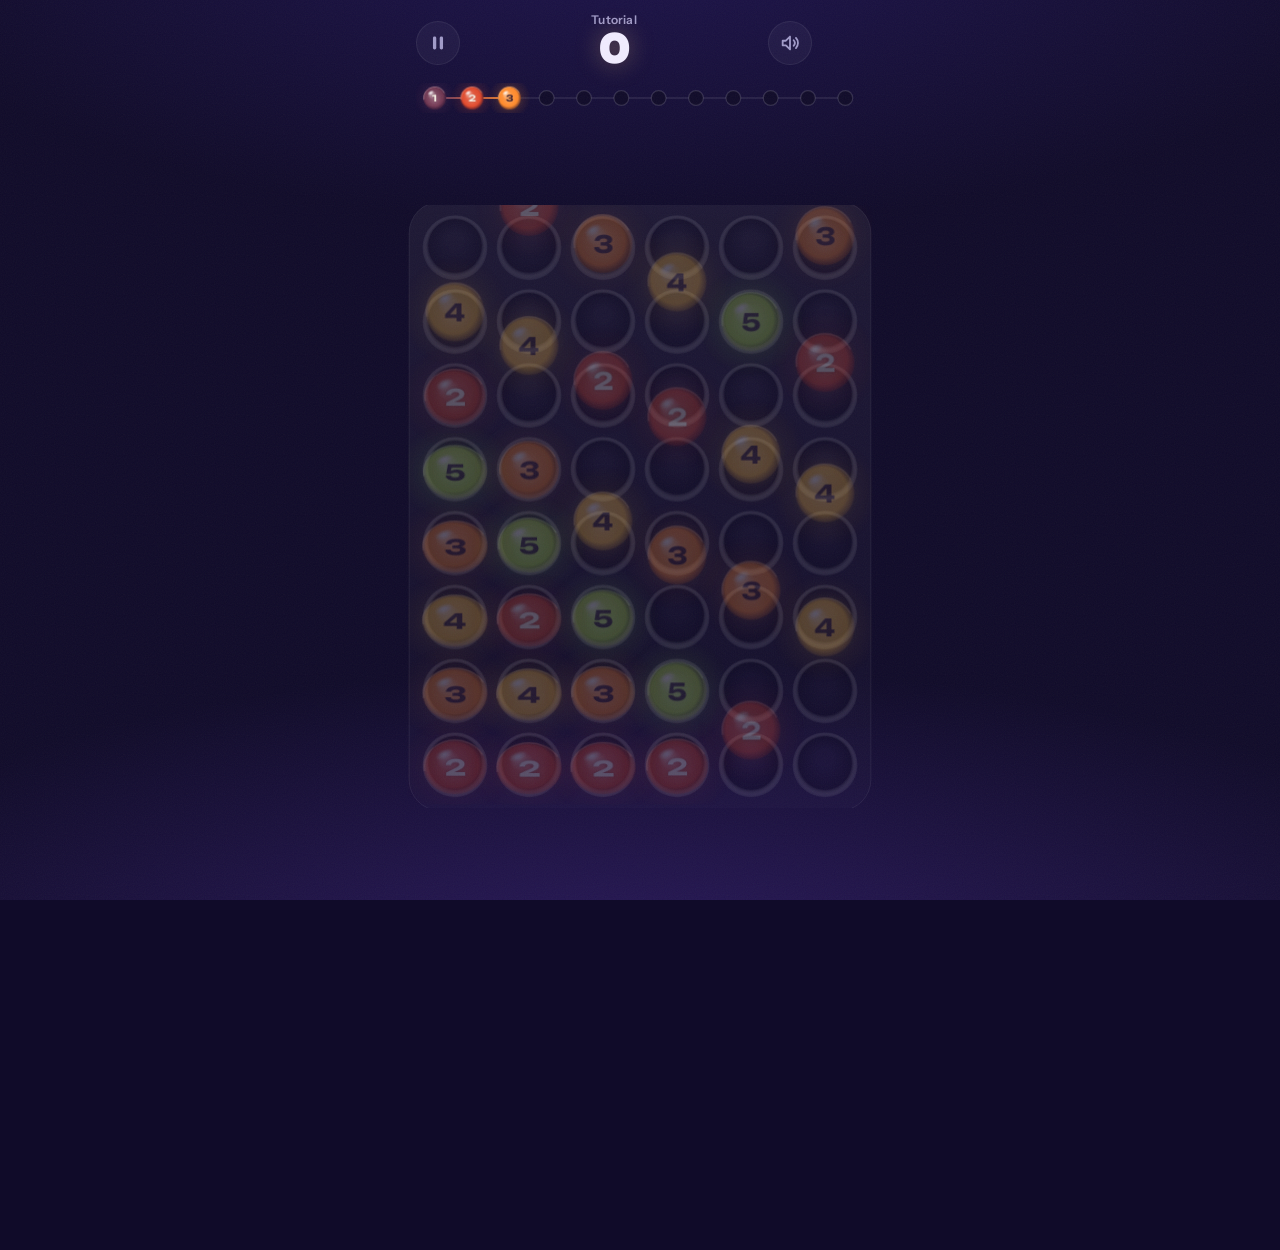
<file: index.html>
<!doctype html>
<html lang="fr">
<head>
  <meta charset="utf-8">
  <meta name="viewport" content="width=device-width, initial-scale=1, viewport-fit=cover">
<meta http-equiv="Content-Security-Policy" content="default-src 'self'; script-src 'self' https://gc.zgo.at; style-src 'self'; img-src 'self' data: https://aulit42369.goatcounter.com; media-src 'self'; font-src 'self'; connect-src 'self' https://aulit42369.goatcounter.com; worker-src 'self'; manifest-src 'self'; object-src 'none'; base-uri 'none'; form-action 'none'">
  <title>Jeu de puzzle gratuit : reliez les orbes de lumière | LUMEN</title>
  <meta name="description" content="Tu traces un chemin entre des orbes de même éclat pour les fusionner en une plus grosse. Le but : faire monter la lumière, niveau après niveau.">
  <meta name="theme-color" content="#100b29">
  <meta name="mobile-web-app-capable" content="yes">
  <meta name="apple-mobile-web-app-capable" content="yes">
  <meta name="apple-mobile-web-app-status-bar-style" content="black-translucent">
  <meta name="apple-mobile-web-app-title" content="LUMEN">
  <link rel="manifest" href="manifest.webmanifest">
  <link rel="icon" href="icons/icon-192.png" type="image/png">
  <link rel="apple-touch-icon" href="icons/icon-192.png">
  <link rel="canonical" href="https://lumen.aulit42369.fr/">
  <meta property="og:type" content="website">
  <meta property="og:site_name" content="LUMEN">
  <meta property="og:locale" content="fr_FR">
  <meta property="og:title" content="Jeu de puzzle gratuit : reliez les orbes de lumière | LUMEN">
  <meta property="og:description" content="Tu traces un chemin entre des orbes de même éclat pour les fusionner en une plus grosse. Le but : faire monter la lumière, niveau après niveau.">
  <meta property="og:url" content="https://lumen.aulit42369.fr/">
  <meta property="og:image" content="https://lumen.aulit42369.fr/og-image.png">
  <meta property="og:image:width" content="1200">
  <meta property="og:image:height" content="630">
  <meta property="og:image:alt" content="LUMEN : une chaîne d'orbes ambrées sur un ciel violet">
  <meta name="twitter:card" content="summary_large_image">
  <link rel="preload" href="fonts/unbounded-latin-900-normal.woff2" as="font" type="font/woff2" crossorigin>
  <link rel="stylesheet" href="style.css">
<!-- Préchargement : la CSP en <meta> empêche Chrome de repérer les scripts en avance (chargés un par un sinon) -->
<link rel="preload" href="defi.js" as="script">
<link rel="preload" href="i18n.js" as="script">
<link rel="preload" href="engine.js" as="script">
<link rel="preload" href="progress.js" as="script">
<link rel="preload" href="audio.js" as="script">
<link rel="preload" href="carte.js" as="script">
<link rel="preload" href="autres-jeux.js" as="script">
<link rel="preload" href="app-etat.js" as="script">
<link rel="preload" href="app-sprites.js" as="script">
<link rel="preload" href="app-partie.js" as="script">
<link rel="preload" href="app-chaine.js" as="script">
<link rel="preload" href="app-fin.js" as="script">
<link rel="preload" href="app-rendu.js" as="script">
<link rel="preload" href="app-accueil.js" as="script">
<link rel="preload" href="app.js" as="script">
<link rel="preload" href="stats.js" as="script">
</head>
<body>
  <noscript><p class="noscript">LUMEN est un jeu de puzzle gratuit : reliez les orbes de même éclat, fusionnez-les et faites monter la lumière. 120 niveaux d'Aventure, un Défi du jour, jouable hors ligne. Activez JavaScript pour jouer.</p></noscript>
  <main>
  <!-- ================= Accueil ================= -->
  <section id="home" class="screen" aria-label="Accueil">
    <header class="topbar">
      <button class="rank-chip" data-act="open" data-to="stats" aria-label="Rang et statistiques">
        <canvas id="rankRing" width="88" height="88" aria-hidden="true"></canvas>
        <span class="rank-txt"><b id="rankTitle">Étincelle</b><small id="rankSub">Rang 1</small></span>
      </button>
      <span class="spacer"></span>
      <button class="eclats" data-act="open" data-to="shop" aria-label="Éclats et boutique">
        <svg class="shard" viewBox="0 0 24 24" aria-hidden="true"><path d="M12 2l5 9-5 11-5-11z"/></svg>
        <b id="ecCount">0</b>
      </button>
      <button class="icon-btn" data-act="open" data-to="settings" aria-label="Réglages">
        <svg viewBox="0 0 24 24" fill="none" stroke="currentColor" stroke-width="1.8" stroke-linecap="round"><circle cx="12" cy="12" r="3.2"/><path d="M12 2.8v2.4M12 18.8v2.4M2.8 12h2.4M18.8 12h2.4M5.5 5.5l1.7 1.7M16.8 16.8l1.7 1.7M5.5 18.5l1.7-1.7M16.8 7.2l1.7-1.7"/></svg>
      </button>
    </header>

    <div class="hero">
      <canvas id="heroCanvas" aria-hidden="true"></canvas>
      <h1 class="title">LUMEN<span class="sr"> : jeu de puzzle gratuit</span></h1>
      <p class="tagline">Reliez. Fusionnez. Faites monter la lumière.</p>
    </div>

    <button class="streak-row calm-hide" data-act="open" data-to="missions" aria-label="Série de connexion">
      <span class="sr-n" id="srN">0<small>jours</small></span>
      <span class="moons" id="moons"></span>
    </button>

    <button class="calm-chip" id="calmChip" data-act="calm" aria-pressed="false">Mode calme</button>

    <div class="modes">
      <button class="play-cta" data-act="play">
        <span class="play-orb" aria-hidden="true"></span>
        <span class="play-body"><span class="play-name">Jouer</span><span class="play-sub" id="playSub">Aventure · Niveau 1</span></span>
        <svg class="play-go" viewBox="0 0 24 24" aria-hidden="true"><path d="M9 5l7 7-7 7"/></svg>
      </button>
      <button class="adv-card" data-act="map">
        <canvas id="advConst" aria-hidden="true"></canvas>
        <span class="adv-body">
          <span class="adv-kicker" id="advChapter">La Petite Ourse</span>
          <span class="adv-name">Aventure</span>
          <span class="adv-sub" id="advSub">Niveau 1</span>
        </span>
        <span class="adv-stars" id="advStars">0<small>/ 360</small></span>
      </button>
      <div class="tiles">
        <button class="tile classic" data-act="classic">
          <canvas class="orb-ico" data-level="7" width="96" height="96"></canvas>
          <span class="tile-name">Classique</span>
          <span class="tile-sub" id="homeBest">Record 0</span>
        </button>
        <button class="tile daily" data-act="daily">
          <canvas class="orb-ico" data-level="4" width="96" height="96"></canvas>
          <span class="tile-name">Défi du jour</span>
          <span class="tile-sub" id="homeDaily">LUMEN #1</span>
        </button>
      </div>
      <button class="event-band" data-act="event" id="eventBand">
        <span class="ev-glyph" id="evGlyph" aria-hidden="true"></span>
        <span class="ev-body"><span class="ev-name" id="evName">Semaine</span><span class="ev-sub" id="evSub"></span></span>
        <span class="ev-best" id="evBest"></span>
      </button>
    </div>

    <nav class="dock-nav" aria-label="Menu">
      <button data-act="open" data-to="missions"><svg viewBox="0 0 24 24"><path d="M5 4h14v16l-7-4-7 4z"/></svg><span>Missions</span><i class="badge" id="misBadge" hidden></i></button>
      <button data-act="open" data-to="shop"><svg viewBox="0 0 24 24"><path d="M4 9h16l-1.5 11h-13zM8 9V7a4 4 0 0 1 8 0v2"/></svg><span>Boutique</span></button>
      <button data-act="open" data-to="ach"><svg viewBox="0 0 24 24"><circle cx="12" cy="9" r="5.5"/><path d="M8.5 13.5L7 21l5-2.6 5 2.6-1.5-7.5"/></svg><span>Succès</span></button>
      <button data-act="open" data-to="themes"><svg viewBox="0 0 24 24"><circle cx="8" cy="9" r="3.5"/><circle cx="16" cy="9" r="3.5"/><circle cx="12" cy="16" r="3.5"/></svg><span>Thèmes</span></button>
      <button data-act="open" data-to="stats"><svg viewBox="0 0 24 24"><path d="M4 20V11M10 20V5M16 20v-6M22 20H2"/></svg><span>Stats</span></button>
    </nav>
  </section>

  <!-- ================= Carte de l'Aventure ================= -->
  <section id="map" class="screen panel" aria-label="Aventure" hidden>
    <header class="panel-head floating">
      <button class="icon-btn back" data-act="home" aria-label="Retour"><svg viewBox="0 0 24 24" fill="none" stroke="currentColor" stroke-width="2" stroke-linecap="round" stroke-linejoin="round"><path d="M15 5l-7 7 7 7"/></svg></button>
      <div class="map-title"><b id="mapChapter">La Petite Ourse</b><small id="mapStars">0 étoiles</small></div>
      <span class="eclats small"><svg class="shard" viewBox="0 0 24 24"><path d="M12 2l5 9-5 11-5-11z"/></svg><b class="ec-live">0</b></span>
    </header>
    <div class="map-view">
      <canvas id="mapCanvas" aria-hidden="true"></canvas>
      <div class="map-scroll" id="mapScroll">
        <div class="map-inner" id="mapInner"></div>
      </div>
    </div>
  </section>

  <!-- ================= Partie ================= -->
  <section id="game" class="screen" aria-label="Partie" hidden>
    <div class="hud">
      <button class="icon-btn" aria-label="Pause" data-act="pause">
        <svg viewBox="0 0 24 24" fill="currentColor"><rect x="6.5" y="5" width="3.6" height="14" rx="1.6"/><rect x="13.9" y="5" width="3.6" height="14" rx="1.6"/></svg>
      </button>
      <div class="scorebox">
        <div class="mode-label" id="modeLabel">Classique</div>
        <div class="score" id="score">0</div>
        <div class="subline" id="subline">
          <span id="bestWrap">Record <b id="best">0</b></span>
        </div>
      </div>
      <div class="moves-orb" id="movesWrap" hidden><b id="moves">40</b><small>coups</small></div>
      <button class="icon-btn mute-btn" id="muteGame" aria-label="Couper le son" data-act="mute"></button>
    </div>
    <div class="goals" id="goals" hidden></div>
    <canvas id="spectrum" class="spectrum" aria-hidden="true"></canvas>
    <div class="coach" id="coach" hidden><p id="coachText"></p><button class="btn solid small" id="coachBtn" data-act="coachNext" hidden>Continuer</button></div>
    <div class="board-wrap">
      <canvas id="board" aria-label="Plateau de jeu"></canvas>
      <div class="combo" id="combo"></div>
      <div class="toast" id="toast"></div>
      <div class="target-bar" id="targetBar" hidden><span id="targetText">Touchez une orbe</span><button class="link tight" data-act="cancelTarget">Annuler</button></div>
    </div>
    <div class="boosters" id="boosters">
      <button class="boost" data-act="boost" data-b="pulse" id="bPulse"><span class="lens pulse"></span><span class="b-name">Pulse</span><i class="b-count" id="cPulse">1</i></button>
      <button class="boost" data-act="boost" data-b="hammer"><span class="lens hammer"><svg viewBox="0 0 24 24"><path d="M5 9l5-5 4 4-5 5zM10.5 11.5L19 20"/></svg></span><span class="b-name">Marteau</span><i class="b-count" id="cHammer">0</i></button>
      <button class="boost" data-act="boost" data-b="spark"><span class="lens spark"><svg viewBox="0 0 24 24"><path d="M12 3v6M12 15v6M3 12h6M15 12h6M6 6l3 3M15 15l3 3M6 18l3-3M15 9l3-3"/></svg></span><span class="b-name">Étincelle</span><i class="b-count" id="cSpark">0</i></button>
      <button class="boost" data-act="boost" data-b="moves" id="bMoves"><span class="lens moves"><b>+5</b></span><span class="b-name">Coups</span><i class="b-count" id="cMoves">0</i></button>
    </div>
  </section>

  <!-- ================= Panneaux ================= -->
  <section id="shop" class="screen panel" aria-label="Boutique" hidden>
    <header class="panel-head">
      <button class="icon-btn back" data-act="back" aria-label="Retour"><svg viewBox="0 0 24 24" fill="none" stroke="currentColor" stroke-width="2" stroke-linecap="round" stroke-linejoin="round"><path d="M15 5l-7 7 7 7"/></svg></button>
      <h2>Boutique</h2>
      <span class="eclats small"><svg class="shard" viewBox="0 0 24 24"><path d="M12 2l5 9-5 11-5-11z"/></svg><b class="ec-live">0</b></span>
    </header>
    <div class="panel-body">
      <p class="lede">Les éclats se gagnent en jouant : fin de partie, missions, série et succès. Rien ne s'achète avec de l'argent réel.</p>
      <div class="shop-list" id="shopList"></div>
      <h3 class="sect">Thèmes</h3>
      <div class="theme-strip" id="shopThemes"></div>
    </div>
  </section>

  <section id="missions" class="screen panel" aria-label="Missions" hidden>
    <header class="panel-head">
      <button class="icon-btn back" data-act="back" aria-label="Retour"><svg viewBox="0 0 24 24" fill="none" stroke="currentColor" stroke-width="2" stroke-linecap="round" stroke-linejoin="round"><path d="M15 5l-7 7 7 7"/></svg></button>
      <h2>Missions du jour</h2>
      <span class="eclats small"><svg class="shard" viewBox="0 0 24 24"><path d="M12 2l5 9-5 11-5-11z"/></svg><b class="ec-live">0</b></span>
    </header>
    <div class="panel-body">
      <div class="mis-list" id="misList"></div>
      <p class="fine" id="misReset">Nouvelles missions à minuit.</p>
      <h3 class="sect calm-hide">Série</h3>
      <div class="streak-card calm-hide" id="streakCard"></div>
      <h3 class="sect">Événement de la semaine</h3>
      <div class="event-card" id="eventCard"></div>
    </div>
  </section>

  <section id="ach" class="screen panel" aria-label="Succès" hidden>
    <header class="panel-head">
      <button class="icon-btn back" data-act="back" aria-label="Retour"><svg viewBox="0 0 24 24" fill="none" stroke="currentColor" stroke-width="2" stroke-linecap="round" stroke-linejoin="round"><path d="M15 5l-7 7 7 7"/></svg></button>
      <h2>Succès</h2>
      <span class="ach-total" id="achTotal">0 / 33</span>
    </header>
    <div class="panel-body"><div class="ach-list" id="achList"></div></div>
  </section>

  <section id="themes" class="screen panel" aria-label="Thèmes" hidden>
    <header class="panel-head">
      <button class="icon-btn back" data-act="back" aria-label="Retour"><svg viewBox="0 0 24 24" fill="none" stroke="currentColor" stroke-width="2" stroke-linecap="round" stroke-linejoin="round"><path d="M15 5l-7 7 7 7"/></svg></button>
      <h2>Thèmes</h2>
      <span class="eclats small"><svg class="shard" viewBox="0 0 24 24"><path d="M12 2l5 9-5 11-5-11z"/></svg><b class="ec-live">0</b></span>
    </header>
    <div class="panel-body"><div class="theme-list" id="themeList"></div></div>
  </section>

  <section id="stats" class="screen panel" aria-label="Statistiques" hidden>
    <header class="panel-head">
      <button class="icon-btn back" data-act="back" aria-label="Retour"><svg viewBox="0 0 24 24" fill="none" stroke="currentColor" stroke-width="2" stroke-linecap="round" stroke-linejoin="round"><path d="M15 5l-7 7 7 7"/></svg></button>
      <h2>Statistiques</h2>
      <span></span>
    </header>
    <div class="panel-body">
      <div class="rank-card" id="rankCard"></div>
      <div class="stat-grid" id="statGrid"></div>
    </div>
  </section>

  <section id="settings" class="screen panel" aria-label="Réglages" hidden>
    <header class="panel-head">
      <button class="icon-btn back" data-act="back" aria-label="Retour"><svg viewBox="0 0 24 24" fill="none" stroke="currentColor" stroke-width="2" stroke-linecap="round" stroke-linejoin="round"><path d="M15 5l-7 7 7 7"/></svg></button>
      <h2>Réglages</h2>
      <span></span>
    </header>
    <div class="panel-body">
      <div class="set-group lang-row" role="group" aria-label="Langue · Language">
        <span>Langue<small>Language</small></span>
        <div class="seg"><button data-act="lang" data-lang="fr" lang="fr">Français</button><button data-act="lang" data-lang="en" lang="en">English</button></div>
      </div>
      <div class="set-group">
        <label class="toggle"><span>Sons</span><input type="checkbox" id="setSnd"><i></i></label>
        <label class="toggle"><span>Musique d'ambiance<small>Nappes douces générées en direct</small></span><input type="checkbox" id="setMus"><i></i></label>
        <label class="toggle"><span>Vibrations</span><input type="checkbox" id="setVib"><i></i></label>
        <label class="toggle"><span>Mode calme<small>Sans série de jours ni compte à rebours</small></span><input type="checkbox" id="setCalm"><i></i></label>
        <label class="toggle"><span>Mouvement réduit<small>Coupe secousses, confettis et rebonds</small></span><input type="checkbox" id="setMotion"><i></i></label>
      </div>
      <div class="set-group">
        <button class="set-row" data-act="replayTuto">Rejouer le tutoriel</button>
      </div>
      <h3 class="sect">Sauvegarde</h3>
      <div class="set-group pad">
        <p class="fine">Changement de téléphone ? Copiez ce code et collez-le dans LUMEN sur le nouvel appareil (PWA ou appli Android).</p>
        <textarea id="saveCode" readonly rows="3" aria-label="Code de sauvegarde"></textarea>
        <div class="row2">
          <button class="btn" data-act="exportSave">Copier le code</button>
          <button class="btn" data-act="showImport">Importer un code</button>
        </div>
        <div id="importBox" hidden>
          <textarea id="importCode" rows="3" placeholder="Collez ici un code LUMEN2…" aria-label="Code à importer"></textarea>
          <p class="err" id="importErr" hidden>Ce code est incomplet ou abîmé. Vérifiez qu'il commence par LUMEN2 et qu'il a été copié en entier.</p>
          <button class="btn solid" data-act="doImport">Remplacer ma progression</button>
        </div>
      </div>
      <h3 class="sect">Zone sensible</h3>
      <div class="set-group pad">
        <button class="btn danger" id="resetBtn" data-act="reset">Réinitialiser la progression</button>
        <div class="confirm" id="resetConfirm" hidden>
          <p>Tout sera effacé : étoiles, éclats, boosters, thèmes, succès. Exportez votre code avant si vous voulez revenir en arrière.</p>
          <div class="row2">
            <button class="btn" data-act="resetCancel">Garder ma progression</button>
            <button class="btn danger solid" data-act="resetConfirm">Tout effacer</button>
          </div>
        </div>
      </div>
      <div id="autresJeux"></div>
      <p class="fine center">LUMEN v2 · aucune donnée ne quitte votre appareil<br><a class="lien-legal" href="privacy.html">Confidentialité, conditions et mentions légales</a></p>
    </div>
  </section>

  </main>

  <!-- ================= Feuilles ================= -->
  <div class="veil" id="pauseVeil" hidden>
    <div class="sheet" role="dialog" aria-label="Pause">
      <h2>Pause</h2>
      <div class="final" id="pauseScore">0</div>
      <div class="pause-goals" id="pauseGoals"></div>
      <div class="actions three pause-actions">
        <button class="btn solid" data-act="resume">Reprendre</button>
        <button class="btn" data-act="restart">Recommencer</button>
        <button class="btn" data-act="quit">Menu</button>
      </div>
    </div>
  </div>

  <div class="veil" id="overVeil" hidden>
    <div class="sheet" role="dialog" aria-label="Fin de partie">
      <h2 id="overTitle">Plus aucune chaîne possible</h2>
      <div class="stars-big" id="overStars" hidden></div>
      <div class="final" id="finalScore">0</div>
      <span class="newbest" id="newBest" hidden>Nouveau record</span>
      <div class="stats">
        <div class="stat"><canvas id="overOrb" width="132" height="132"></canvas><span>Niveau max</span></div>
        <div class="stat"><b id="overBest">0</b><span id="overBestLbl">Record</span></div>
        <div class="stat"><b id="overMoves">0</b><span>Fusions</span></div>
      </div>
      <div class="gains" id="gains"></div>
      <pre class="share-preview" id="sharePreview" role="img" hidden></pre>
      <p class="defi-line" id="defiLine" hidden></p>
      <label class="share-manual" id="shareManual" hidden>Texte à copier<textarea id="shareManualText" readonly rows="8"></textarea></label>
      <div class="actions">
        <button class="btn" data-act="share" id="shareBtn">
          <svg viewBox="0 0 24 24" fill="none" stroke="currentColor" stroke-width="2" stroke-linecap="round" stroke-linejoin="round"><path d="M12 3v12M7 8l5-5 5 5M5 14v5a2 2 0 0 0 2 2h10a2 2 0 0 0 2-2v-5"/></svg>
          <span id="shareLbl">Partager</span>
        </button>
        <button class="btn" data-act="shareImg" id="shareImgBtn" hidden>
          <svg viewBox="0 0 24 24" fill="none" stroke="currentColor" stroke-width="2" stroke-linecap="round" stroke-linejoin="round"><rect x="4" y="2.5" width="16" height="19" rx="3"/><circle cx="12" cy="9.5" r="3"/><path d="M8 17h8"/></svg>
          <span>Partager l'image</span>
        </button>
        <button class="btn" data-act="home" id="menuBtn" hidden>Menu</button>
        <button class="btn solid" data-act="replay" id="replayBtn">Rejouer</button>
      </div>
      <p class="share-status" id="shareStatus" role="status" aria-live="polite"></p>
      <button class="link" data-act="leave" id="leaveBtn">Retour à l'accueil</button>
    </div>
  </div>

  <div class="veil" id="levelVeil" hidden>
    <div class="sheet level-sheet" role="dialog" aria-label="Niveau">
      <div class="lv-orb" id="lvOrb"></div>
      <h2 id="lvChapter">Cassiopée</h2>
      <div class="final small" id="lvTitle">Niveau 21</div>
      <div class="stars-big dim" id="lvStars"></div>
      <p class="lv-intro" id="lvIntro"></p>
      <ul class="lv-goals" id="lvGoals"></ul>
      <p class="lv-moves" id="lvMoves">25 coups</p>
      <div class="actions">
        <button class="btn" data-act="closeLevel">Fermer</button>
        <button class="btn solid" data-act="playLevel">Jouer</button>
      </div>
    </div>
  </div>

  <div class="veil" id="giftVeil" hidden>
    <div class="sheet gift-sheet" role="dialog" aria-label="Récompense">
      <canvas id="giftMoon" width="240" height="240" aria-hidden="true"></canvas>
      <h2 id="giftTitle">Jour 1 de votre série</h2>
      <div class="final small" id="giftAmount">+20</div>
      <p class="lv-intro" id="giftText"></p>
      <button class="btn solid wide" data-act="closeGift">Récupérer</button>
    </div>
  </div>

  <div class="intro-card" id="introCard" hidden role="dialog" aria-label="Nouvelle orbe">
    <canvas id="introIco" width="120" height="120" aria-hidden="true"></canvas>
    <div><b id="introName">Pierre</b><p id="introText"></p></div>
    <button class="btn solid small" data-act="closeIntro">Compris</button>
  </div>

  <div class="ticker" id="ticker" aria-live="polite"></div>

  <script src="defi.js"></script>
  <script src="i18n.js"></script>
  <script src="engine.js"></script>
  <script src="progress.js"></script>
  <script src="audio.js"></script>
  <script src="carte.js"></script>
  <script src="autres-jeux.js"></script>
  <script src="app-etat.js"></script>
  <script src="app-sprites.js"></script>
  <script src="app-partie.js"></script>
  <script src="app-chaine.js"></script>
  <script src="app-fin.js"></script>
  <script src="app-rendu.js"></script>
  <script src="app-accueil.js"></script>
  <script src="app.js"></script>
<script type="application/ld+json">
{
  "@context": "https://schema.org",
  "@type": "VideoGame",
  "name": "LUMEN",
  "url": "https://lumen.aulit42369.fr/",
  "description": "Tu traces un chemin entre des orbes de même éclat pour les fusionner en une plus grosse. Le but : faire monter la lumière, niveau après niveau.",
  "image": "https://lumen.aulit42369.fr/og-image.png",
  "inLanguage": "fr",
  "genre": [
    "Puzzle",
    "Réflexion"
  ],
  "gamePlatform": [
    "Android",
    "Navigateur web"
  ],
  "applicationCategory": "GameApplication",
  "operatingSystem": "Android, Web",
  "isAccessibleForFree": true,
  "offers": {
    "@type": "Offer",
    "price": "0",
    "priceCurrency": "EUR"
  },
  "author": {
    "@type": "Person",
    "name": "Aulit42369",
    "url": "https://aulit42369.fr/Site/"
  }
}
  </script>
<!-- Statistiques sans cookie (GoatCounter, chemins /lumen/…) : web public github.io ou aulit42369.fr seulement, jamais dans l'appli ni en local ; opposition : localStorage.skipgc (bouton de privacy.html). Code dans stats.js (CSP sans script en ligne). -->
<script src="stats.js"></script>
</body>
</html>
</file>
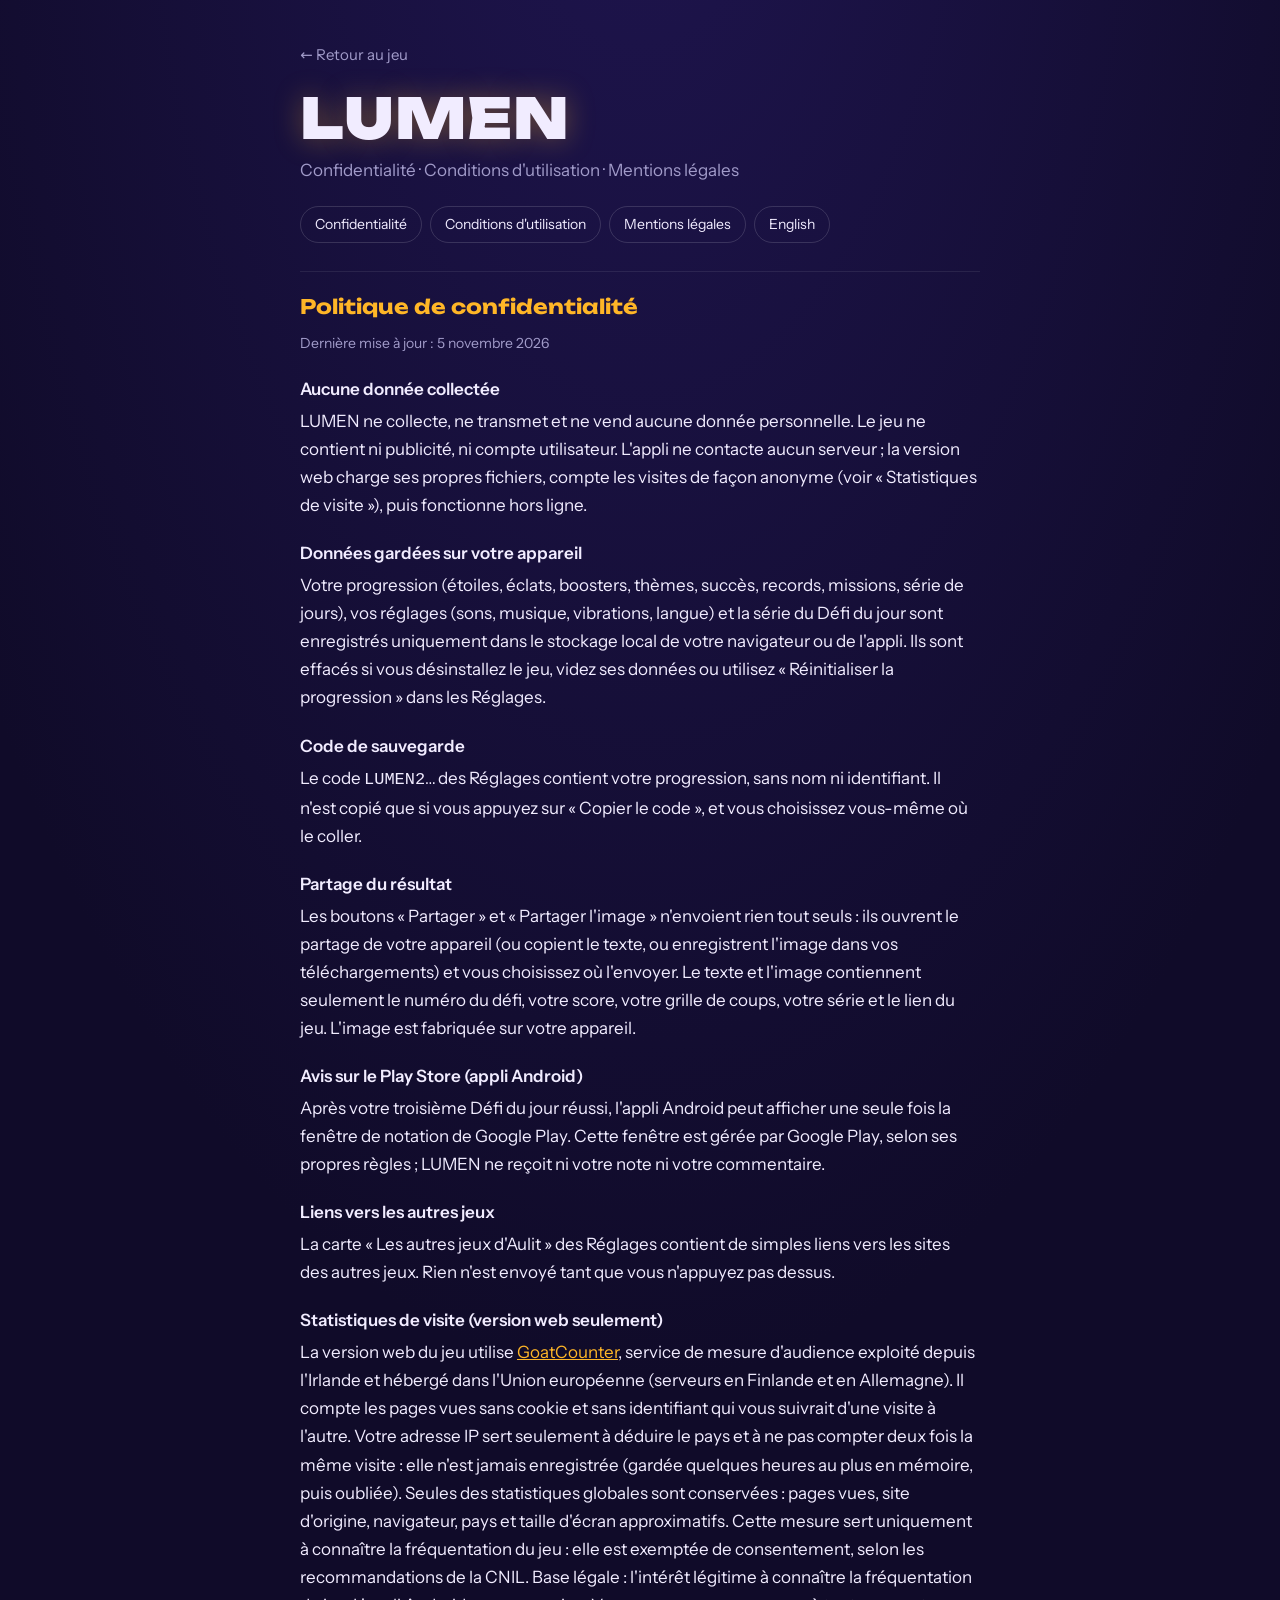
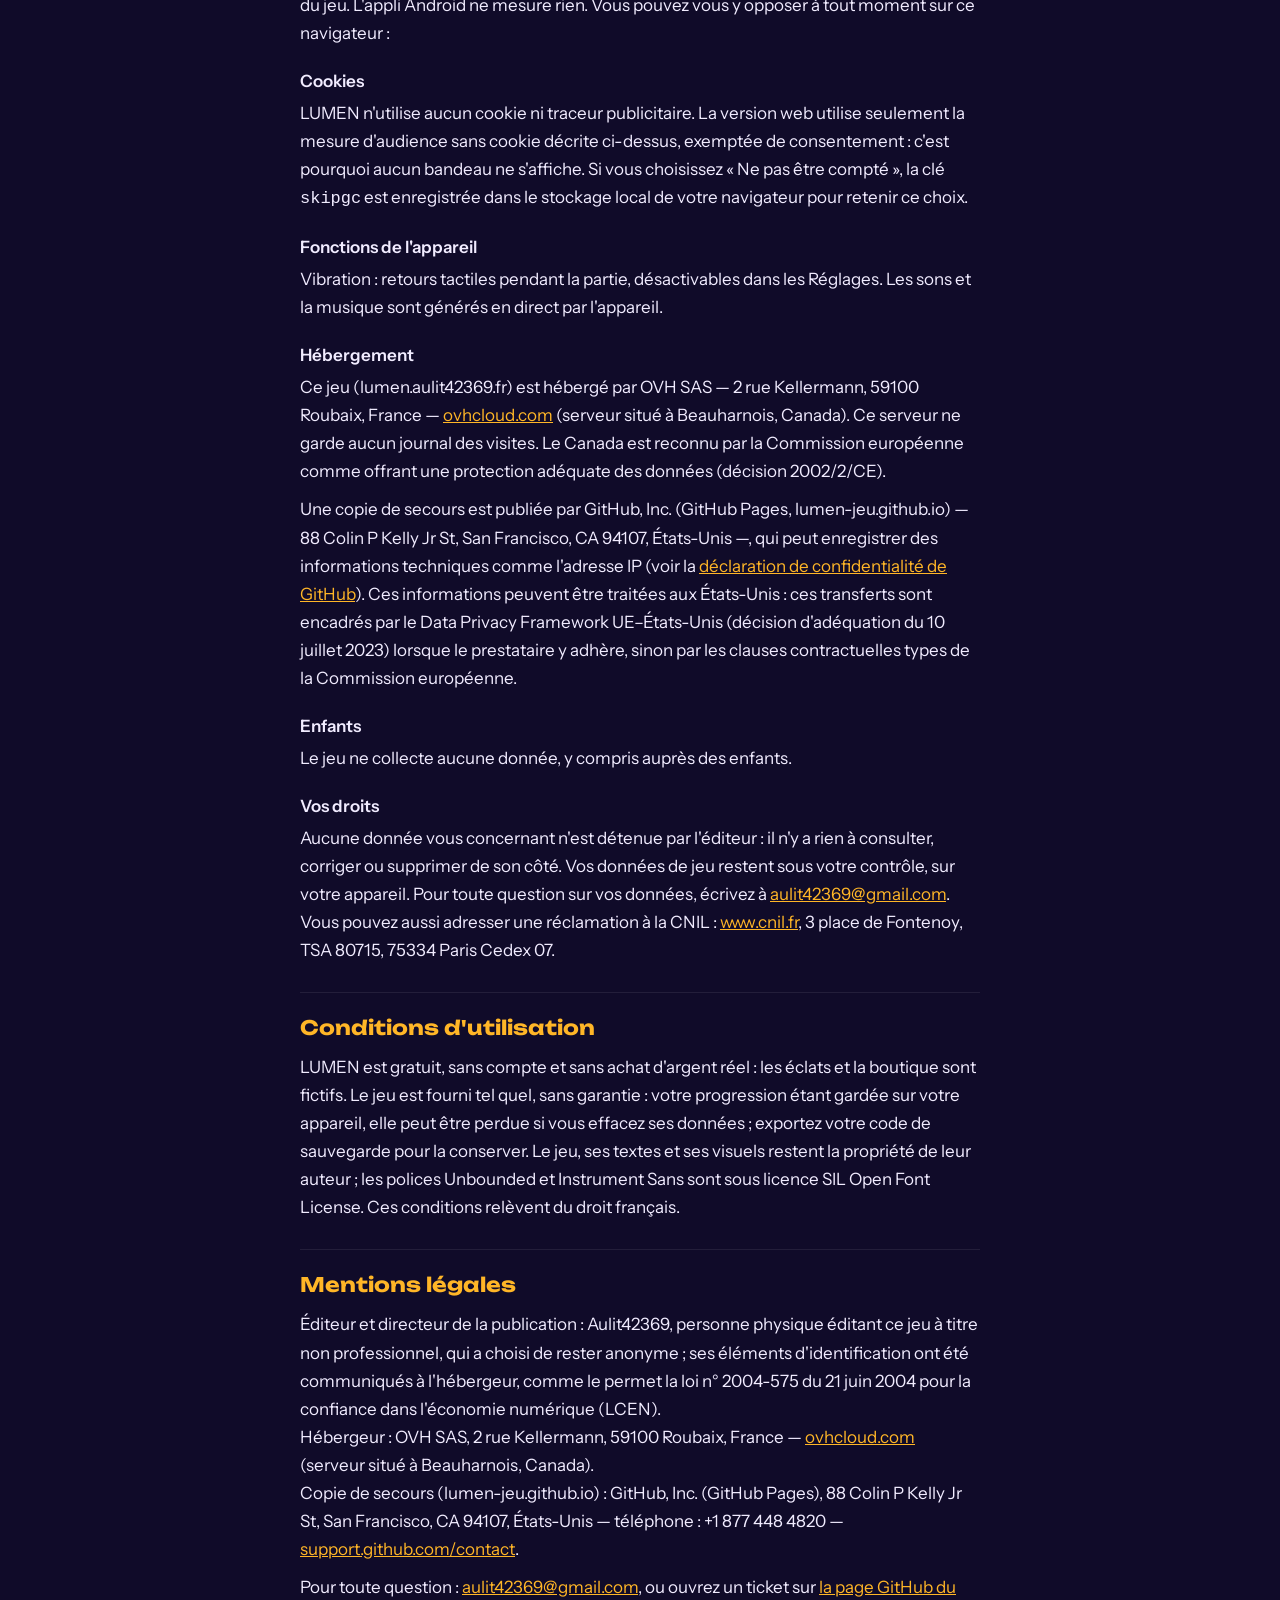
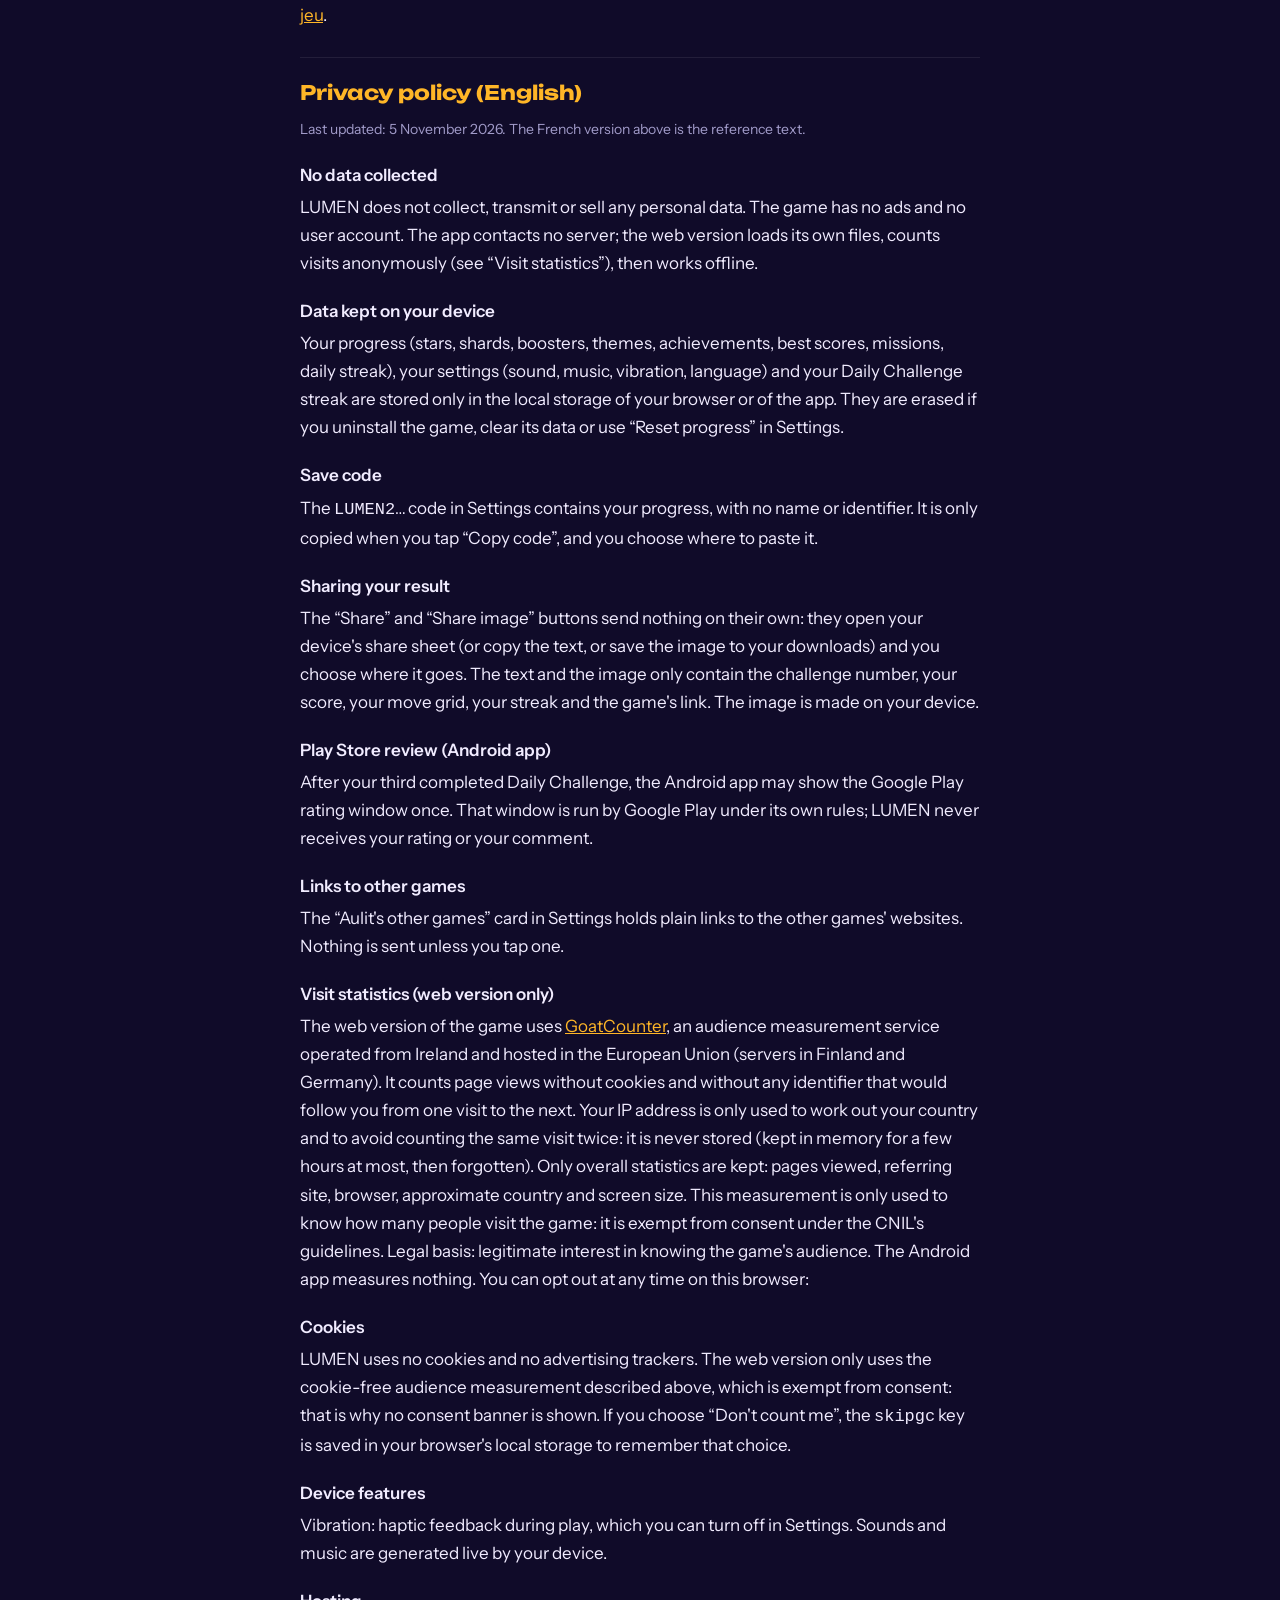
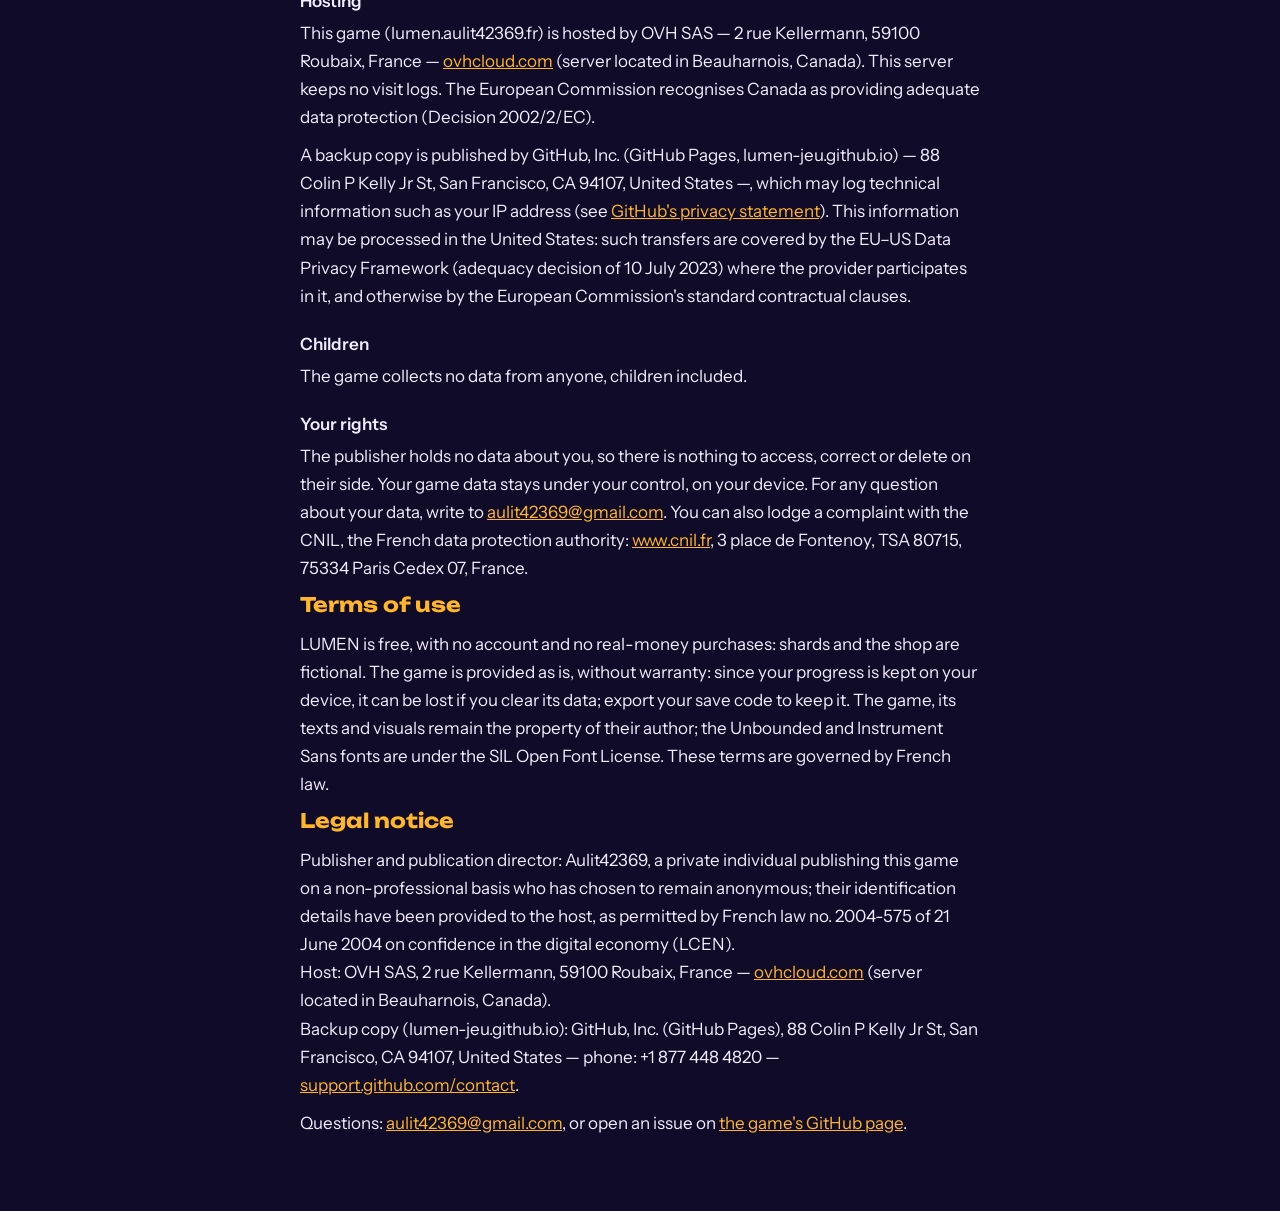
<file: privacy.html>
<!doctype html>
<html lang="fr">
<head>
<meta charset="utf-8">
<meta name="viewport" content="width=device-width, initial-scale=1, viewport-fit=cover">
<meta http-equiv="Content-Security-Policy" content="default-src 'self'; script-src 'self'; style-src 'self' 'unsafe-inline'; img-src 'self' data:; font-src 'self'; connect-src 'none'; object-src 'none'; base-uri 'none'; form-action 'none'">
<title>LUMEN · Confidentialité et conditions</title>
<meta name="description" content="Politique de confidentialité, conditions d'utilisation et mentions légales du jeu LUMEN.">
<meta name="theme-color" content="#100b29">
<link rel="icon" href="icons/icon-192.png" type="image/png">
<link rel="preload" href="fonts/unbounded-latin-900-normal.woff2" as="font" type="font/woff2" crossorigin>
<style>
  /* Même nuit violette que le jeu ; page lisible, imprimable ; un seul script, pour le bouton des statistiques. */
  @font-face { font-family: 'Unbounded'; font-weight: 900; font-display: swap; src: url('fonts/unbounded-latin-900-normal.woff2') format('woff2'); }
  @font-face { font-family: 'Unbounded'; font-weight: 700; font-display: swap; src: url('fonts/unbounded-latin-700-normal.woff2') format('woff2'); }
  @font-face { font-family: 'Instrument Sans'; font-weight: 400; font-display: swap; src: url('fonts/instrument-sans-latin-400-normal.woff2') format('woff2'); }
  @font-face { font-family: 'Instrument Sans'; font-weight: 600; font-display: swap; src: url('fonts/instrument-sans-latin-600-normal.woff2') format('woff2'); }
  :root { --nuit: #100b29; --haut: #1f1550; --lin: #f1ecff; --brume: #a19bc9; --ambre: #ffb627; --cyan: #2cc9f0; color-scheme: dark; }
  html { background: var(--nuit); }
  body { margin: 0; min-height: 100vh; color: var(--lin); font: 17px/1.65 'Instrument Sans', system-ui, -apple-system, 'Segoe UI', Roboto, sans-serif;
    background: radial-gradient(90% 40% at 50% -5%, var(--haut) 0%, transparent 70%), var(--nuit); }
  main { max-width: 680px; margin: 0 auto; padding: 40px 20px 72px; }
  .retour { display: inline-block; margin: 0 0 22px; color: var(--brume); text-decoration: none; font-size: 15px; }
  h1 { font: 900 clamp(38px, 11vw, 56px)/1 'Unbounded', 'Trebuchet MS', sans-serif; letter-spacing: .02em; margin: 0 0 10px;
    text-shadow: 0 0 28px rgba(255, 182, 39, .35); }
  .sub { color: var(--brume); margin: 0 0 22px; }
  nav { display: flex; flex-wrap: wrap; gap: 8px; margin: 0 0 8px; }
  nav a { color: var(--lin); text-decoration: none; border: 1px solid rgba(255, 255, 255, .14); border-radius: 999px; padding: 6px 14px; font-size: 14px; }
  section { border-top: 1px solid rgba(255, 255, 255, .08); padding-top: 22px; margin-top: 28px; }
  h2 { font: 700 20px/1.3 'Unbounded', 'Trebuchet MS', sans-serif; color: var(--ambre); margin: 0 0 12px; }
  h3 { font-weight: 600; font-size: 17px; margin: 20px 0 4px; }
  p, li { margin: 0 0 10px; }
  ul { padding-left: 20px; }
  .date { color: var(--brume); font-size: 14px; }
  a { color: var(--ambre); }
.gc { font: inherit; font-size: .92em; color: inherit; background: transparent; border: 1px solid currentColor; border-radius: 999px; padding: 5px 14px; cursor: pointer; }
  :focus-visible { outline: 2px solid var(--cyan); outline-offset: 3px; border-radius: 6px; }
</style>
</head>
<body>
<main>
  <a class="retour" href="./">← Retour au jeu</a>
  <h1>LUMEN</h1>
  <p class="sub">Confidentialité · Conditions d'utilisation · Mentions légales</p>
  <nav aria-label="Sections">
    <a href="#confidentialite">Confidentialité</a><a href="#conditions">Conditions d'utilisation</a><a href="#mentions">Mentions légales</a><a href="#english" lang="en">English</a>
  </nav>

  <section id="confidentialite">
    <h2>Politique de confidentialité</h2>
    <p class="date">Dernière mise à jour : 5 novembre 2026</p>
    <h3>Aucune donnée collectée</h3>
    <p>LUMEN ne collecte, ne transmet et ne vend aucune donnée personnelle. Le jeu ne contient ni publicité, ni compte utilisateur. L'appli ne contacte aucun serveur ; la version web charge ses propres fichiers, compte les visites de façon anonyme (voir « Statistiques de visite »), puis fonctionne hors ligne.</p>
    <h3>Données gardées sur votre appareil</h3>
    <p>Votre progression (étoiles, éclats, boosters, thèmes, succès, records, missions, série de jours), vos réglages (sons, musique, vibrations, langue) et la série du Défi du jour sont enregistrés uniquement dans le stockage local de votre navigateur ou de l'appli. Ils sont effacés si vous désinstallez le jeu, videz ses données ou utilisez « Réinitialiser la progression » dans les Réglages.</p>
    <h3>Code de sauvegarde</h3>
    <p>Le code <code>LUMEN2…</code> des Réglages contient votre progression, sans nom ni identifiant. Il n'est copié que si vous appuyez sur « Copier le code », et vous choisissez vous-même où le coller.</p>
    <h3>Partage du résultat</h3>
    <p>Les boutons « Partager » et « Partager l'image » n'envoient rien tout seuls : ils ouvrent le partage de votre appareil (ou copient le texte, ou enregistrent l'image dans vos téléchargements) et vous choisissez où l'envoyer. Le texte et l'image contiennent seulement le numéro du défi, votre score, votre grille de coups, votre série et le lien du jeu. L'image est fabriquée sur votre appareil.</p>
    <h3>Avis sur le Play Store (appli Android)</h3>
    <p>Après votre troisième Défi du jour réussi, l'appli Android peut afficher une seule fois la fenêtre de notation de Google Play. Cette fenêtre est gérée par Google Play, selon ses propres règles ; LUMEN ne reçoit ni votre note ni votre commentaire.</p>
    <h3>Liens vers les autres jeux</h3>
    <p>La carte « Les autres jeux d'Aulit » des Réglages contient de simples liens vers les sites des autres jeux. Rien n'est envoyé tant que vous n'appuyez pas dessus.</p>
    <h3>Statistiques de visite (version web seulement)</h3>
    <p>La version web du jeu utilise <a href="https://www.goatcounter.com/help/privacy" rel="noopener">GoatCounter</a>, service de mesure d'audience exploité depuis l'Irlande et hébergé dans l'Union européenne (serveurs en Finlande et en Allemagne). Il compte les pages vues sans cookie et sans identifiant qui vous suivrait d'une visite à l'autre. Votre adresse IP sert seulement à déduire le pays et à ne pas compter deux fois la même visite : elle n'est jamais enregistrée (gardée quelques heures au plus en mémoire, puis oubliée). Seules des statistiques globales sont conservées : pages vues, site d'origine, navigateur, pays et taille d'écran approximatifs. Cette mesure sert uniquement à connaître la fréquentation du jeu : elle est exemptée de consentement, selon les recommandations de la CNIL. Base légale : l'intérêt légitime à connaître la fréquentation du jeu. L'appli Android ne mesure rien. Vous pouvez vous y opposer à tout moment sur ce navigateur :</p>
    <p class="gc-choix"><button type="button" class="gc" data-gc="Ne pas être compté|Être compté de nouveau" aria-pressed="false">Ne pas être compté</button> <span data-gc-etat="Vos visites sont comptées, de façon anonyme.|Vos visites ne sont pas comptées sur ce navigateur."></span></p>
    <h3>Cookies</h3>
    <p>LUMEN n'utilise aucun cookie ni traceur publicitaire. La version web utilise seulement la mesure d'audience sans cookie décrite ci-dessus, exemptée de consentement : c'est pourquoi aucun bandeau ne s'affiche. Si vous choisissez « Ne pas être compté », la clé <code>skipgc</code> est enregistrée dans le stockage local de votre navigateur pour retenir ce choix.</p>
    <h3>Fonctions de l'appareil</h3>
    <p>Vibration : retours tactiles pendant la partie, désactivables dans les Réglages. Les sons et la musique sont générés en direct par l'appareil.</p>
    <h3>Hébergement</h3>
    <p>Ce jeu (lumen.aulit42369.fr) est hébergé par OVH SAS — 2 rue Kellermann, 59100 Roubaix, France — <a href="https://www.ovhcloud.com" rel="noopener">ovhcloud.com</a> (serveur situé à Beauharnois, Canada). Ce serveur ne garde aucun journal des visites. Le Canada est reconnu par la Commission européenne comme offrant une protection adéquate des données (décision 2002/2/CE).</p>
    <p>Une copie de secours est publiée par GitHub, Inc. (GitHub Pages, lumen-jeu.github.io) — 88 Colin P Kelly Jr St, San Francisco, CA 94107, États-Unis —, qui peut enregistrer des informations techniques comme l'adresse IP (voir la <a href="https://docs.github.com/site-policy/privacy-policies/github-general-privacy-statement" rel="noopener">déclaration de confidentialité de GitHub</a>). Ces informations peuvent être traitées aux États-Unis : ces transferts sont encadrés par le Data Privacy Framework UE–États-Unis (décision d'adéquation du 10 juillet 2023) lorsque le prestataire y adhère, sinon par les clauses contractuelles types de la Commission européenne.</p>
    <h3>Enfants</h3>
    <p>Le jeu ne collecte aucune donnée, y compris auprès des enfants.</p>
    <h3>Vos droits</h3>
    <p>Aucune donnée vous concernant n'est détenue par l'éditeur : il n'y a rien à consulter, corriger ou supprimer de son côté. Vos données de jeu restent sous votre contrôle, sur votre appareil. Pour toute question sur vos données, écrivez à <a href="mailto:aulit42369@gmail.com">aulit42369@gmail.com</a>. Vous pouvez aussi adresser une réclamation à la CNIL : <a href="https://www.cnil.fr" rel="noopener">www.cnil.fr</a>, 3 place de Fontenoy, TSA 80715, 75334 Paris Cedex 07.</p>
  </section>

  <section id="conditions">
    <h2>Conditions d'utilisation</h2>
    <p>LUMEN est gratuit, sans compte et sans achat d'argent réel : les éclats et la boutique sont fictifs. Le jeu est fourni tel quel, sans garantie : votre progression étant gardée sur votre appareil, elle peut être perdue si vous effacez ses données ; exportez votre code de sauvegarde pour la conserver. Le jeu, ses textes et ses visuels restent la propriété de leur auteur ; les polices Unbounded et Instrument Sans sont sous licence SIL Open Font License. Ces conditions relèvent du droit français.</p>
  </section>

  <section id="mentions">
    <h2>Mentions légales</h2>
    <p>Éditeur et directeur de la publication : Aulit42369, personne physique éditant ce jeu à titre non professionnel, qui a choisi de rester anonyme ; ses éléments d'identification ont été communiqués à l'hébergeur, comme le permet la loi n° 2004-575 du 21 juin 2004 pour la confiance dans l'économie numérique (LCEN).<br>
    Hébergeur : OVH SAS, 2 rue Kellermann, 59100 Roubaix, France — <a href="https://www.ovhcloud.com" rel="noopener">ovhcloud.com</a> (serveur situé à Beauharnois, Canada).<br>
    Copie de secours (lumen-jeu.github.io) : GitHub, Inc. (GitHub Pages), 88 Colin P Kelly Jr St, San Francisco, CA 94107, États-Unis — téléphone : +1 877 448 4820 — <a href="https://support.github.com/contact" rel="noopener">support.github.com/contact</a>.</p>
    <p>Pour toute question : <a href="mailto:aulit42369@gmail.com">aulit42369@gmail.com</a>, ou ouvrez un ticket sur <a href="https://github.com/lumen-jeu/lumen-jeu.github.io/issues" rel="noopener">la page GitHub du jeu</a>.</p>
  </section>

  <section id="english" lang="en">
    <h2>Privacy policy (English)</h2>
    <p class="date">Last updated: 5 November 2026. The French version above is the reference text.</p>
    <h3>No data collected</h3>
    <p>LUMEN does not collect, transmit or sell any personal data. The game has no ads and no user account. The app contacts no server; the web version loads its own files, counts visits anonymously (see “Visit statistics”), then works offline.</p>
    <h3>Data kept on your device</h3>
    <p>Your progress (stars, shards, boosters, themes, achievements, best scores, missions, daily streak), your settings (sound, music, vibration, language) and your Daily Challenge streak are stored only in the local storage of your browser or of the app. They are erased if you uninstall the game, clear its data or use “Reset progress” in Settings.</p>
    <h3>Save code</h3>
    <p>The <code>LUMEN2…</code> code in Settings contains your progress, with no name or identifier. It is only copied when you tap “Copy code”, and you choose where to paste it.</p>
    <h3>Sharing your result</h3>
    <p>The “Share” and “Share image” buttons send nothing on their own: they open your device's share sheet (or copy the text, or save the image to your downloads) and you choose where it goes. The text and the image only contain the challenge number, your score, your move grid, your streak and the game's link. The image is made on your device.</p>
    <h3>Play Store review (Android app)</h3>
    <p>After your third completed Daily Challenge, the Android app may show the Google Play rating window once. That window is run by Google Play under its own rules; LUMEN never receives your rating or your comment.</p>
    <h3>Links to other games</h3>
    <p>The “Aulit's other games” card in Settings holds plain links to the other games' websites. Nothing is sent unless you tap one.</p>
    <h3>Visit statistics (web version only)</h3>
    <p>The web version of the game uses <a href="https://www.goatcounter.com/help/privacy" rel="noopener">GoatCounter</a>, an audience measurement service operated from Ireland and hosted in the European Union (servers in Finland and Germany). It counts page views without cookies and without any identifier that would follow you from one visit to the next. Your IP address is only used to work out your country and to avoid counting the same visit twice: it is never stored (kept in memory for a few hours at most, then forgotten). Only overall statistics are kept: pages viewed, referring site, browser, approximate country and screen size. This measurement is only used to know how many people visit the game: it is exempt from consent under the CNIL's guidelines. Legal basis: legitimate interest in knowing the game's audience. The Android app measures nothing. You can opt out at any time on this browser:</p>
    <p class="gc-choix"><button type="button" class="gc" data-gc="Don't count me|Count me again" aria-pressed="false">Don't count me</button> <span data-gc-etat="Your visits are counted anonymously.|Your visits are not counted on this browser."></span></p>
    <h3>Cookies</h3>
    <p>LUMEN uses no cookies and no advertising trackers. The web version only uses the cookie-free audience measurement described above, which is exempt from consent: that is why no consent banner is shown. If you choose “Don't count me”, the <code>skipgc</code> key is saved in your browser's local storage to remember that choice.</p>
    <h3>Device features</h3>
    <p>Vibration: haptic feedback during play, which you can turn off in Settings. Sounds and music are generated live by your device.</p>
    <h3>Hosting</h3>
    <p>This game (lumen.aulit42369.fr) is hosted by OVH SAS — 2 rue Kellermann, 59100 Roubaix, France — <a href="https://www.ovhcloud.com" rel="noopener">ovhcloud.com</a> (server located in Beauharnois, Canada). This server keeps no visit logs. The European Commission recognises Canada as providing adequate data protection (Decision 2002/2/EC).</p>
    <p>A backup copy is published by GitHub, Inc. (GitHub Pages, lumen-jeu.github.io) — 88 Colin P Kelly Jr St, San Francisco, CA 94107, United States —, which may log technical information such as your IP address (see <a href="https://docs.github.com/site-policy/privacy-policies/github-general-privacy-statement" rel="noopener">GitHub's privacy statement</a>). This information may be processed in the United States: such transfers are covered by the EU–US Data Privacy Framework (adequacy decision of 10 July 2023) where the provider participates in it, and otherwise by the European Commission's standard contractual clauses.</p>
    <h3>Children</h3>
    <p>The game collects no data from anyone, children included.</p>
    <h3>Your rights</h3>
    <p>The publisher holds no data about you, so there is nothing to access, correct or delete on their side. Your game data stays under your control, on your device. For any question about your data, write to <a href="mailto:aulit42369@gmail.com">aulit42369@gmail.com</a>. You can also lodge a complaint with the CNIL, the French data protection authority: <a href="https://www.cnil.fr" rel="noopener">www.cnil.fr</a>, 3 place de Fontenoy, TSA 80715, 75334 Paris Cedex 07, France.</p>
    <h2>Terms of use</h2>
    <p>LUMEN is free, with no account and no real-money purchases: shards and the shop are fictional. The game is provided as is, without warranty: since your progress is kept on your device, it can be lost if you clear its data; export your save code to keep it. The game, its texts and visuals remain the property of their author; the Unbounded and Instrument Sans fonts are under the SIL Open Font License. These terms are governed by French law.</p>
    <h2>Legal notice</h2>
    <p>Publisher and publication director: Aulit42369, a private individual publishing this game on a non-professional basis who has chosen to remain anonymous; their identification details have been provided to the host, as permitted by French law no. 2004-575 of 21 June 2004 on confidence in the digital economy (LCEN).<br>
    Host: OVH SAS, 2 rue Kellermann, 59100 Roubaix, France — <a href="https://www.ovhcloud.com" rel="noopener">ovhcloud.com</a> (server located in Beauharnois, Canada).<br>
    Backup copy (lumen-jeu.github.io): GitHub, Inc. (GitHub Pages), 88 Colin P Kelly Jr St, San Francisco, CA 94107, United States — phone: +1 877 448 4820 — <a href="https://support.github.com/contact" rel="noopener">support.github.com/contact</a>.</p>
    <p>Questions: <a href="mailto:aulit42369@gmail.com">aulit42369@gmail.com</a>, or open an issue on <a href="https://github.com/lumen-jeu/lumen-jeu.github.io/issues" rel="noopener">the game's GitHub page</a>.</p>
  </section>
</main>
<script src="privacy.js"></script>
</body>
</html>
</file>
<file: style.css>
@font-face { font-family: 'Unbounded'; font-weight: 400; font-display: swap; src: url('fonts/unbounded-latin-400-normal.woff2') format('woff2'); }
@font-face { font-family: 'Unbounded'; font-weight: 700; font-display: swap; src: url('fonts/unbounded-latin-700-normal.woff2') format('woff2'); }
@font-face { font-family: 'Unbounded'; font-weight: 900; font-display: swap; src: url('fonts/unbounded-latin-900-normal.woff2') format('woff2'); }
@font-face { font-family: 'Instrument Sans'; font-weight: 400; font-display: swap; src: url('fonts/instrument-sans-latin-400-normal.woff2') format('woff2'); }
@font-face { font-family: 'Instrument Sans'; font-weight: 600; font-display: swap; src: url('fonts/instrument-sans-latin-600-normal.woff2') format('woff2'); }

:root {
  --nuit: #100b29;
  --haut: #1f1550;
  --bas: #2b1a5e;
  --accent: #ffb627;
  --ligne: rgba(255,255,255,.08);
  --encre: #1c1545;
  --velours: #2a2063;
  --lin: #f1ecff;
  --brume: #a19bc9;
  --braise: #ff7a2f;
  --ambre: #ffb627;
  --cyan: #2cc9f0;
  --violet: #9a5cff;
  --display: 'Unbounded', 'Trebuchet MS', 'Arial Rounded MT Bold', system-ui, sans-serif;
  --body: 'Instrument Sans', system-ui, -apple-system, 'Segoe UI', Roboto, sans-serif;
  --sa-t: env(safe-area-inset-top, 0px);
  --sa-b: env(safe-area-inset-bottom, 0px);
  --sa-l: env(safe-area-inset-left, 0px);
  --sa-r: env(safe-area-inset-right, 0px);
  color-scheme: dark;
}

* { box-sizing: border-box; -webkit-tap-highlight-color: transparent; }
[hidden] { display: none !important; }
html, body {
  margin: 0; height: 100%; overflow: hidden;
  overscroll-behavior: none;
  background: var(--nuit);
  color: var(--lin);
  font-family: var(--body);
  -webkit-user-select: none; user-select: none;
  -webkit-touch-callout: none;
}
body {
  position: fixed; inset: 0;
  background:
    radial-gradient(120% 60% at 50% 110%, var(--bas, #2b1a5e) 0%, transparent 60%),
    radial-gradient(90% 50% at 50% -10%, var(--haut, #1f1550) 0%, transparent 70%),
    var(--nuit);
  transition: background-color .6s ease;
}
/* grain très léger : évite l'effet "aplat" */
body::after {
  content: ''; position: fixed; inset: 0; pointer-events: none; opacity: .05; z-index: 50;
  background-image: url("data:image/svg+xml,%3Csvg xmlns='http://www.w3.org/2000/svg' width='160' height='160'%3E%3Cfilter id='n'%3E%3CfeTurbulence type='fractalNoise' baseFrequency='.9' numOctaves='2' stitchTiles='stitch'/%3E%3C/filter%3E%3Crect width='100%25' height='100%25' filter='url(%23n)'/%3E%3C/svg%3E");
}

button {
  font: inherit; color: inherit; background: none; border: 0; padding: 0; cursor: pointer;
  touch-action: manipulation;
}
button:focus-visible { outline: 2px solid var(--cyan); outline-offset: 3px; border-radius: 14px; }

.screen {
  position: absolute; inset: 0;
  display: flex; flex-direction: column;
  padding: calc(var(--sa-t) + 12px) calc(var(--sa-r) + 16px) calc(var(--sa-b) + 16px) calc(var(--sa-l) + 16px);
  transition: opacity .35s ease, transform .35s ease;
}
.screen[hidden] { display: flex !important; opacity: 0; pointer-events: none; transform: scale(.98); visibility: hidden; transition: opacity .25s ease, transform .25s ease, visibility 0s .25s; }

/* ---------- Jeu ---------- */
#game { padding-bottom: calc(var(--sa-b) + 12px); }
.screen { overflow: hidden; }
.hud { display: grid; grid-template-columns: 44px 1fr 44px; align-items: center; gap: 8px; }
.scorebox { text-align: center; }
.score {
  font-family: var(--display); font-weight: 900; font-size: 44px; line-height: 1.05;
  font-variant-numeric: tabular-nums; letter-spacing: -.01em;
  text-shadow: 0 0 24px rgba(255,200,120,.35);
}
.score.bump { animation: bump .28s ease; }
@keyframes bump { 40% { transform: scale(1.08); } }
.subline { display: flex; justify-content: center; gap: 18px; margin-top: 4px; color: var(--brume); font-size: 13px; }
.subline b { color: var(--lin); font-weight: 600; font-variant-numeric: tabular-nums; }

.spectrum { display: block; width: 100%; height: 30px; margin-top: 14px; }
.board-wrap { position: relative; flex: 1; min-height: 0; margin: 8px -8px 0; }
#board { position: absolute; inset: 0; width: 100%; height: 100%; touch-action: none; }

.combo {
  position: absolute; left: 0; right: 0; top: 36%; text-align: center; pointer-events: none;
  font-family: var(--display); font-weight: 900; font-size: 34px; letter-spacing: .02em;
  color: #fff; opacity: 0;
  text-shadow: 0 0 20px var(--combo, #ffb627), 0 0 50px var(--combo, #ffb627);
}
.combo.show { animation: combo 1.1s cubic-bezier(.2,.9,.2,1) forwards; }
@keyframes combo {
  0% { opacity: 0; transform: scale(.6) translateY(10px); }
  18% { opacity: 1; transform: scale(1.08); }
  70% { opacity: 1; transform: scale(1) translateY(-6px); }
  100% { opacity: 0; transform: scale(1) translateY(-24px); }
}

.toast {
  position: absolute; left: 50%; bottom: 14px; transform: translate(-50%, 10px);
  padding: 10px 16px; border-radius: 999px; white-space: nowrap;
  background: rgba(16,11,41,.85); backdrop-filter: blur(8px); -webkit-backdrop-filter: blur(8px);
  box-shadow: inset 0 0 0 1px rgba(255,255,255,.1);
  font-size: 14px; opacity: 0; transition: opacity .25s, transform .25s; pointer-events: none;
}
.toast.show { opacity: 1; transform: translate(-50%, 0); }

.dock { display: flex; align-items: center; justify-content: center; gap: 14px; padding-top: 10px; }
.pulse-btn {
  position: relative; display: flex; align-items: center; gap: 12px;
  padding: 10px 22px 10px 10px; border-radius: 999px;
  background: linear-gradient(180deg, rgba(154,92,255,.24), rgba(154,92,255,.08));
  box-shadow: inset 0 0 0 1px rgba(184,150,255,.35), 0 10px 40px -14px rgba(154,92,255,.8);
  font-family: var(--display); font-weight: 700; font-size: 16px;
}
.pulse-btn .ring {
  width: 40px; height: 40px; border-radius: 50%;
  background: radial-gradient(circle at 40% 35%, #fff 0 10%, #c9a8ff 22%, #7a3cff 60%, #3a1a8a 100%);
  box-shadow: 0 0 18px rgba(154,92,255,.9);
}
.pulse-btn small { display: block; font-family: var(--body); font-weight: 400; font-size: 12px; color: var(--brume); text-align: left; }
.pulse-btn:disabled { opacity: .35; filter: grayscale(.7); }
.pulse-btn.urgent::after {
  content: ''; position: absolute; inset: -4px; border-radius: 999px;
  box-shadow: 0 0 0 2px rgba(184,150,255,.8);
  animation: ripple 1.2s ease-out infinite;
}
@keyframes ripple { from { opacity: 1; transform: scale(1); } to { opacity: 0; transform: scale(1.18); } }

/* ---------- Feuilles (pause / fin) ---------- */
.veil {
  position: absolute; inset: 0; z-index: 20;
  background: rgba(8,5,22,.62); backdrop-filter: blur(6px); -webkit-backdrop-filter: blur(6px);
  display: flex; align-items: flex-end;
  transition: opacity .3s ease;
}
.veil[hidden] { display: flex !important; opacity: 0; pointer-events: none; visibility: hidden; transition: opacity .2s, visibility 0s .2s; }
.sheet {
  width: 100%; padding: 28px calc(var(--sa-r) + 22px) calc(var(--sa-b) + 22px) calc(var(--sa-l) + 22px);
  border-radius: 30px 30px 0 0;
  background:
    radial-gradient(100% 70% at 50% 0%, rgba(255,182,39,.16), transparent 70%),
    linear-gradient(180deg, #241b58, #150f35 70%);
  box-shadow: inset 0 1px 0 rgba(255,255,255,.14), 0 -30px 80px -20px rgba(154,92,255,.35);
  transform: translateY(0); transition: transform .45s cubic-bezier(.2,.9,.25,1);
  text-align: center;
}
.veil[hidden] .sheet { transform: translateY(100%); }
.sheet h2 { margin: 0; font-family: var(--display); font-weight: 700; font-size: 16px; color: var(--brume); letter-spacing: .01em; }
.final {
  margin: 10px 0 4px; font-family: var(--display); font-weight: 900; font-size: 58px; line-height: 1;
  font-variant-numeric: tabular-nums;
  color: #fff8ec; text-shadow: 0 0 30px rgba(255,182,39,.5);
}
.newbest { display: inline-block; margin-top: 8px; padding: 5px 12px; border-radius: 999px; font-size: 13px; font-weight: 600;
  color: #1b1030; background: linear-gradient(90deg, #ffe9b0, #ffb627); }
.newbest.stamp { animation: stamp .5s cubic-bezier(.2,.9,.3,1.2) .25s backwards; }
@keyframes stamp {
  0% { transform: scale(2.2) rotate(-8deg); opacity: 0; box-shadow: 0 0 0 0 #ffe9b0; }
  55% { transform: scale(1) rotate(-8deg); opacity: 1; box-shadow: 0 0 24px 6px #ffe9b0; }
  70% { transform: scale(1) translate(3px, 0) rotate(-8deg); }
  85% { transform: scale(1) translate(-3px, 0) rotate(-8deg); }
  100% { transform: scale(1) rotate(0); box-shadow: 0 0 0 0 transparent; }
}
.stats { display: flex; justify-content: center; gap: 28px; margin: 22px 0 24px; }
.stat { display: flex; flex-direction: column; align-items: center; gap: 6px; color: var(--brume); font-size: 13px; }
.stat b { font-family: var(--display); font-weight: 700; color: var(--lin); font-size: 20px; font-variant-numeric: tabular-nums; }
.stat canvas { width: 66px; height: 66px; margin: -18px 0 -14px; }
.actions { display: grid; grid-template-columns: 1fr 1fr; gap: 12px; }
.actions.three { grid-template-columns: 1fr; }
.btn {
  height: 56px; border-radius: 18px; font-family: var(--display); font-weight: 700; font-size: 16px;
  display: flex; align-items: center; justify-content: center; gap: 8px;
  background: rgba(255,255,255,.06); box-shadow: inset 0 0 0 1px rgba(255,255,255,.1);
}
.btn.solid {
  color: #22140a;
  background: linear-gradient(180deg, #ffe7a8, #ffb627 55%, #ff8a2a);
  box-shadow: inset 0 1px 0 rgba(255,255,255,.6), 0 12px 34px -12px rgba(255,150,40,.9);
}
.btn:active { transform: scale(.97); }
.btn svg { width: 18px; height: 18px; }
.link { display: inline-flex; align-items: center; justify-content: center; min-height: 44px; margin-top: 16px; color: var(--brume); font-size: 15px; padding: 8px 12px; }
.pause-actions { margin-top: 20px; }
.noscript { padding: 24px; color: #fff8ec; font: 16px/1.5 system-ui, sans-serif; }

@media (prefers-reduced-motion: reduce) {
  *, *::before, *::after { animation-duration: .01ms !important; transition-duration: .01ms !important; }
}
/* même effet quand « Mouvement réduit » est coché dans les Réglages (classe rm sur <html>) */
html.rm *, html.rm *::before, html.rm *::after { animation-duration: .01ms !important; animation-iteration-count: 1 !important; transition-duration: .01ms !important; }
@media (min-width: 560px) {
  .screen { max-width: 480px; margin: 0 auto; }
  .sheet { max-width: 480px; margin: 0 auto; border-radius: 30px; margin-bottom: 20px; }
}

/* =====================================================================
   v2 — accueil, panneaux, carte, boosters, objectifs
   ===================================================================== */
.icon-btn {
  width: 44px; height: 44px; border-radius: 50%; flex: none;
  display: grid; place-items: center;
  color: var(--brume);
  background: rgba(255,255,255,.04);
  box-shadow: inset 0 0 0 1px rgba(255,255,255,.07);
}
.icon-btn svg { width: 22px; height: 22px; }
.icon-btn:active { transform: scale(.94); }

/* ---------- Accueil ---------- */
#home { justify-content: flex-start; gap: 0; }
.topbar { display: flex; align-items: center; gap: 10px; }
.topbar .spacer { flex: 1; }
.rank-chip { display: flex; align-items: center; gap: 8px; padding: 2px 12px 2px 2px; border-radius: 999px; text-align: left; }
.rank-chip canvas { width: 44px; height: 44px; }
.rank-txt b { display: block; font-family: var(--display); font-weight: 700; font-size: 13px; letter-spacing: .01em; }
.rank-txt small { display: block; color: var(--brume); font-size: 12px; margin-top: 1px; }
.eclats {
  display: inline-flex; align-items: center; gap: 6px; height: 44px; padding: 0 14px 0 10px; border-radius: 999px;
  background: linear-gradient(180deg, rgba(255,255,255,.08), rgba(255,255,255,.03));
  box-shadow: inset 0 0 0 1px rgba(255,255,255,.09);
  font-family: var(--display); font-weight: 700; font-size: 14px; font-variant-numeric: tabular-nums;
}
.eclats.small { height: 32px; font-size: 13px; padding: 0 12px 0 8px; }
.shard { width: 16px; height: 16px; fill: url(#none); fill: #9fe8ff; filter: drop-shadow(0 0 6px rgba(120,220,255,.8)); }
.eclats.gain { animation: gain .6s ease; }
@keyframes gain { 30% { transform: scale(1.12); box-shadow: inset 0 0 0 1px rgba(159,232,255,.7), 0 0 24px rgba(120,220,255,.5); } }

/* série : sept lunes qui se remplissent */
.moons { display: grid; grid-template-columns: repeat(7, 1fr); gap: 4px; }
.streak-row { display: grid; grid-template-columns: auto 1fr; align-items: center; gap: 14px; margin-bottom: 10px; padding: 10px 12px 8px 14px; border-radius: 20px; background: rgba(255,255,255,.035); box-shadow: inset 0 0 0 1px rgba(255,255,255,.05); }
.streak-row .sr-n { font-family: var(--display); font-weight: 900; font-size: 22px; line-height: 1; color: #ffd77a; text-shadow: 0 0 14px rgba(255,190,80,.6); }
.streak-row .sr-n small { display: block; font-family: var(--body); font-weight: 400; font-size: 11.5px; color: var(--brume); text-shadow: none; margin-top: 3px; }
.moon { display: flex; flex-direction: column; align-items: center; gap: 4px; color: var(--brume); font-size: 11px; font-variant-numeric: tabular-nums; }
.moon i { position: relative; width: 22px; height: 22px; border-radius: 50%; background: rgba(255,255,255,.05); box-shadow: inset 0 0 0 1px rgba(255,255,255,.1); overflow: hidden; }
.moon i::after { content: ''; position: absolute; inset: 0; border-radius: 50%; background: radial-gradient(circle at 35% 35%, #fff8e6, #ffd77a 45%, #f0a030); transform: translateX(var(--off, 100%)); }
.moon.done i::after { --off: 0%; opacity: .55; }
.moon.today i { box-shadow: 0 0 0 2px rgba(255,215,122,.9), 0 0 18px rgba(255,190,80,.6); }
.moon.today i::after { --off: 0%; }
.moon.next.first i { box-shadow: inset 0 0 0 1px rgba(255,215,122,.6); }
.moon.big i { width: 26px; height: 26px; margin-top: -2px; }
.moon.big i::after { background: radial-gradient(circle at 35% 35%, #ffffff, #c9b6ff 40%, #7a5cff); }
.moon b { color: var(--lin); font-weight: 600; }

.hero { position: relative; flex: 1; display: flex; flex-direction: column; align-items: center; justify-content: center; min-height: 120px; }
.tagline { position: absolute; left: 0; right: 0; bottom: 6px; margin: 0; color: var(--brume); font-size: 14px; text-align: center; }
@media (max-height: 760px) { .tagline { display: none; } }
#heroCanvas { position: absolute; inset: -6px -16px; width: calc(100% + 32px); height: calc(100% + 12px); }
.title {
  position: relative;
  font-family: var(--display); font-weight: 900;
  font-size: clamp(48px, 16vw, 80px);
  letter-spacing: .04em; line-height: 1; margin: 0;
  color: #fff8ec;
  text-shadow: 0 0 18px color-mix(in srgb, var(--accent) 55%, transparent), 0 0 60px rgba(255,122,47,.3), 0 0 120px rgba(154,92,255,.35);
}

.modes { display: grid; gap: 10px; }
/* Bouton « Jouer » : l'entrée principale (Aventure au niveau en cours), orbe et halo ambrés */
.play-cta {
  position: relative; display: grid; grid-template-columns: 46px 1fr 24px; align-items: center; gap: 14px;
  min-height: 70px; padding: 10px 18px 10px 12px; border-radius: 999px; text-align: left; color: #22140a;
  background: radial-gradient(90% 140% at 12% 50%, rgba(255,248,230,.75), transparent 45%), linear-gradient(180deg, #ffe7a8, var(--accent) 55%, var(--braise));
  box-shadow: inset 0 1px 0 rgba(255,255,255,.65), inset 0 -2px 0 rgba(110,40,0,.22), 0 16px 40px -14px var(--accent), 0 0 70px -24px var(--braise);
}
.play-cta:active { transform: scale(.98); }
.play-cta:focus-visible { outline: 2px solid #fff8ec; outline-offset: 3px; }
.play-orb { position: relative; width: 46px; height: 46px; border-radius: 50%;
  background: radial-gradient(circle at 38% 34%, #fff, #fff3c8 30%, #ffc94d 62%, #e0780f);
  box-shadow: 0 0 0 3px rgba(255,255,255,.3), 0 0 24px 4px rgba(255,244,214,.85); }
.play-orb::after { content: ''; position: absolute; inset: -7px; border-radius: 50%; border: 2px solid rgba(255,250,235,.7); animation: playHalo 2.6s ease-out infinite; }
@keyframes playHalo { from { transform: scale(.82); opacity: .9; } to { transform: scale(1.4); opacity: 0; } }
.play-name { display: block; font-family: var(--display); font-weight: 900; font-size: 24px; letter-spacing: .03em; line-height: 1.05; }
.play-sub { display: block; margin-top: 2px; font-size: 13px; font-weight: 600; color: rgba(34,20,10,.74); white-space: nowrap; overflow: hidden; text-overflow: ellipsis; }
.play-go { width: 24px; height: 24px; fill: none; stroke: currentColor; stroke-width: 2.4; stroke-linecap: round; stroke-linejoin: round; }
@media (prefers-reduced-motion: reduce) { .play-orb::after { animation: none; opacity: 0; } }
@media (max-height: 700px) { .play-cta { min-height: 60px; } .play-orb { width: 38px; height: 38px; } .play-cta { grid-template-columns: 38px 1fr 22px; } }
.adv-card {
  position: relative; overflow: hidden; display: grid; grid-template-columns: 1fr auto; align-items: end;
  min-height: 96px; padding: 14px 18px; text-align: left; border-radius: 24px;
  background:
    radial-gradient(120% 120% at 100% 0%, color-mix(in srgb, var(--ch, #ffb627) 30%, transparent), transparent 60%),
    linear-gradient(160deg, rgba(255,255,255,.1), rgba(255,255,255,.02));
  box-shadow: inset 0 1px 0 rgba(255,255,255,.14), inset 0 0 0 1px color-mix(in srgb, var(--ch, #ffb627) 35%, transparent), 0 20px 50px -24px color-mix(in srgb, var(--ch, #ffb627) 80%, transparent);
}
.adv-card:active, .tile:active, .event-band:active { transform: scale(.98); }
#advConst { position: absolute; inset: 0; width: 100%; height: 100%; }
.adv-body, .adv-stars { position: relative; }
.adv-kicker { display: block; font-size: 13px; color: var(--ch, var(--ambre)); font-weight: 600; }
.adv-name { display: block; font-family: var(--display); font-weight: 900; font-size: 21px; letter-spacing: .01em; margin-top: 2px; }
.adv-sub { display: block; color: var(--brume); font-size: 14px; margin-top: 2px; }
.adv-stars { font-family: var(--display); font-weight: 700; font-size: 18px; text-align: right; }
.adv-stars::before { content: '★ '; color: #ffd36a; }
.adv-stars small { font-family: var(--body); font-weight: 400; font-size: 12px; color: var(--brume); }

.tiles { display: grid; grid-template-columns: 1fr 1fr; gap: 10px; }
.tile {
  position: relative; display: grid; grid-template-columns: 40px 1fr; grid-template-rows: auto auto; column-gap: 10px; align-items: center;
  padding: 12px 12px; border-radius: 20px; text-align: left;
  background: linear-gradient(180deg, rgba(255,255,255,.07), rgba(255,255,255,.02));
  box-shadow: inset 0 1px 0 rgba(255,255,255,.08), inset 0 0 0 1px rgba(255,255,255,.06);
}
.tile .orb-ico { grid-row: span 2; width: 40px; height: 40px; }
.tile-name { font-family: var(--display); font-weight: 700; font-size: 14px; }
.tile-sub { color: var(--brume); font-size: 12.5px; white-space: nowrap; overflow: hidden; text-overflow: ellipsis; }
.tile.daily.done .tile-sub { color: #9fe8ff; }

.event-band {
  display: grid; grid-template-columns: 34px 1fr auto; align-items: center; gap: 12px;
  padding: 10px 14px 10px 10px; border-radius: 18px; text-align: left;
  background: linear-gradient(90deg, color-mix(in srgb, var(--ev, #6fe3ff) 22%, transparent), rgba(255,255,255,.02) 70%);
  box-shadow: inset 0 0 0 1px color-mix(in srgb, var(--ev, #6fe3ff) 30%, transparent);
}
.ev-glyph { width: 34px; height: 34px; border-radius: 10px; display: grid; place-items: center; background: color-mix(in srgb, var(--ev, #6fe3ff) 25%, transparent); }
.ev-glyph svg { width: 20px; height: 20px; stroke: var(--ev); fill: none; stroke-width: 1.8; stroke-linecap: round; stroke-linejoin: round; }
.ev-name { display: block; font-family: var(--display); font-weight: 700; font-size: 13.5px; }
.ev-sub { display: block; color: var(--brume); font-size: 12px; margin-top: 2px; }
.ev-best { font-family: var(--display); font-weight: 700; font-size: 13px; text-align: right; line-height: 1.25; }
.ev-best small { display: block; font-family: var(--body); font-weight: 400; color: var(--brume); font-size: 11px; }

.dock-nav { display: grid; grid-template-columns: repeat(5, 1fr); margin: 12px -6px 0; padding-top: 10px; border-top: 1px solid var(--ligne); }
.dock-nav button { position: relative; display: flex; flex-direction: column; align-items: center; gap: 4px; padding: 6px 0; color: var(--brume); font-size: 11.5px; }
.dock-nav svg { width: 22px; height: 22px; fill: none; stroke: currentColor; stroke-width: 1.7; stroke-linecap: round; stroke-linejoin: round; }
.dock-nav button:active { color: var(--lin); }
.badge { position: absolute; top: 2px; left: calc(50% + 8px); min-width: 16px; height: 16px; padding: 0 4px; border-radius: 8px; background: #ff5ce0; color: #1a0f2e; font: 700 10px/16px var(--body); font-style: normal; box-shadow: 0 0 10px rgba(255,92,224,.7); }

/* ---------- Panneaux ---------- */
.panel { padding-left: 0; padding-right: 0; padding-bottom: 0; }
.panel-head { display: grid; grid-template-columns: 44px 1fr auto; align-items: center; gap: 10px; padding: 0 calc(var(--sa-r) + 16px) 10px calc(var(--sa-l) + 16px); }
.panel-head h2 { margin: 0; font-family: var(--display); font-weight: 700; font-size: 18px; text-align: center; }
.panel-head > span:last-child:empty { width: 44px; }
.panel-body { flex: 1; overflow-y: auto; -webkit-overflow-scrolling: touch; padding: 6px calc(var(--sa-r) + 16px) calc(var(--sa-b) + 28px) calc(var(--sa-l) + 16px); overscroll-behavior: contain; }
.lede { margin: 0 0 16px; color: var(--brume); font-size: 14px; line-height: 1.45; }
.fine { color: var(--brume); font-size: 13px; line-height: 1.45; margin: 10px 2px; }
.fine.center { text-align: center; margin-top: 26px; }
.fine a { display: inline-block; padding: 10px 4px; color: var(--accent); }
/* lien légal : même place (bas des réglages) et même taille dans les 4 jeux */
.lien-legal { display: inline-flex !important; align-items: center; min-height: 44px; font-size: 14px; text-decoration: underline; text-underline-offset: 3px; }
.sect { font-family: var(--display); font-weight: 700; font-size: 14px; margin: 26px 2px 10px; color: var(--lin); }

/* boutique */
.shop-list { display: grid; gap: 10px; }
.shop-item { display: grid; grid-template-columns: 56px 1fr auto; align-items: center; gap: 14px; padding: 12px 12px 12px 10px; border-radius: 20px;
  background: linear-gradient(180deg, rgba(255,255,255,.06), rgba(255,255,255,.02)); box-shadow: inset 0 0 0 1px rgba(255,255,255,.07); }
.shop-item .lens { width: 56px; height: 56px; }
.shop-item b { display: block; font-family: var(--display); font-weight: 700; font-size: 15px; }
.shop-item p { margin: 3px 0 0; color: var(--brume); font-size: 13px; line-height: 1.35; }
.shop-item .own { color: var(--lin); font-size: 12px; margin-top: 4px; display: block; }
.price { display: inline-flex; align-items: center; gap: 5px; height: 40px; padding: 0 14px; border-radius: 14px; font-family: var(--display); font-weight: 700; font-size: 14px;
  color: #10213a; background: linear-gradient(180deg, #d8f6ff, #8fdcff); box-shadow: inset 0 1px 0 rgba(255,255,255,.7), 0 8px 24px -10px rgba(120,220,255,.9); }
.price .shard { width: 13px; height: 13px; fill: #10213a; filter: none; }
.price:disabled { opacity: .35; filter: grayscale(.6); }
.price:active { transform: scale(.95); }

/* lentilles des boosters */
.lens { position: relative; display: grid; place-items: center; border-radius: 50%; width: 44px; height: 44px; }
.lens svg { width: 46%; height: 46%; fill: none; stroke: #fff; stroke-width: 2; stroke-linecap: round; stroke-linejoin: round; filter: drop-shadow(0 0 4px rgba(255,255,255,.6)); }
.lens b { font-family: var(--display); font-weight: 900; font-size: 15px; color: #fff; text-shadow: 0 0 8px rgba(255,255,255,.7); }
.lens.pulse { background: radial-gradient(circle at 40% 35%, #fff 0 9%, #c9a8ff 22%, #7a3cff 60%, #3a1a8a 100%); box-shadow: 0 0 18px rgba(154,92,255,.7); }
.lens.hammer { background: radial-gradient(circle at 40% 35%, #ffe2c4 0 8%, #ff9a5a 30%, #c2401c 75%, #5a1608 100%); box-shadow: 0 0 18px rgba(255,120,60,.6); }
.lens.spark { background: radial-gradient(circle at 40% 35%, #fffbe0 0 10%, #ffe066 30%, #f2a01a 70%, #6b3a05 100%); box-shadow: 0 0 18px rgba(255,200,60,.65); }
.lens.moves { background: radial-gradient(circle at 40% 35%, #e8fff4 0 8%, #6fffc0 30%, #12a87a 70%, #04402e 100%); box-shadow: 0 0 18px rgba(60,240,170,.55); }

/* thèmes */
.theme-strip { display: grid; grid-auto-flow: column; grid-auto-columns: 132px; gap: 10px; overflow-x: auto; padding-bottom: 6px; margin: 0 -16px; padding-left: 16px; padding-right: 16px; scroll-snap-type: x mandatory; }
.theme-list { display: grid; gap: 12px; }
.theme-card { position: relative; display: grid; grid-template-columns: 1fr auto; align-items: center; gap: 12px; padding: 14px; border-radius: 22px; text-align: left; scroll-snap-align: start;
  background: linear-gradient(160deg, var(--t-haut), var(--t-nuit)); box-shadow: inset 0 0 0 1px rgba(255,255,255,.08); }
.theme-card.on { box-shadow: inset 0 0 0 2px var(--t-acc), 0 14px 40px -18px var(--t-acc); }
.theme-card canvas { grid-column: 1 / -1; width: 100%; height: 62px; margin: -6px 0 -8px; }
.theme-card b { font-family: var(--display); font-weight: 700; font-size: 14px; }
.theme-card small { display: block; color: rgba(255,255,255,.6); font-size: 12px; margin-top: 2px; }
.theme-strip .theme-card { grid-template-columns: 1fr; gap: 8px; padding: 12px; }
.theme-strip .theme-card canvas { height: 44px; }
.pill { display: inline-flex; align-items: center; gap: 4px; height: 34px; padding: 0 14px; border-radius: 12px; font-family: var(--display); font-weight: 700; font-size: 12.5px; background: rgba(255,255,255,.12); white-space: nowrap; }
.pill.lock { background: rgba(0,0,0,.25); color: rgba(255,255,255,.65); font-family: var(--body); font-weight: 600; }
.pill.use { background: var(--t-acc); color: #140c20; }

/* missions */
.mis-list { display: grid; gap: 10px; }
.mission { display: grid; grid-template-columns: 1fr auto; gap: 8px 12px; align-items: center; padding: 14px; border-radius: 20px;
  background: linear-gradient(180deg, rgba(255,255,255,.06), rgba(255,255,255,.02)); box-shadow: inset 0 0 0 1px rgba(255,255,255,.07); }
.mission b { font-weight: 600; font-size: 15px; }
.mission .rw { font-family: var(--display); font-weight: 700; font-size: 13px; color: #9fe8ff; white-space: nowrap; }
.bar { grid-column: 1 / -1; height: 8px; border-radius: 4px; background: rgba(255,255,255,.07); overflow: hidden; }
.bar i { display: block; height: 100%; border-radius: 4px; background: linear-gradient(90deg, var(--accent), #fff3c8); box-shadow: 0 0 12px var(--accent); }
.mission.done { background: linear-gradient(90deg, rgba(159,232,255,.12), rgba(255,255,255,.02)); }
.mission.done b::after { content: ' ✓'; color: #9fe8ff; }
.mission .val { grid-column: 1 / -1; color: var(--brume); font-size: 12px; margin-top: -2px; font-variant-numeric: tabular-nums; }
.streak-card, .event-card, .rank-card { padding: 16px; border-radius: 22px; background: linear-gradient(180deg, rgba(255,255,255,.06), rgba(255,255,255,.02)); box-shadow: inset 0 0 0 1px rgba(255,255,255,.07); }
.streak-card .moons { margin: 12px 0 2px; }
.streak-card p, .event-card p { margin: 0; color: var(--brume); font-size: 13.5px; line-height: 1.45; }
.streak-card strong, .event-card strong { display: block; font-family: var(--display); font-size: 16px; margin-bottom: 4px; color: var(--lin); }
.event-card { background: linear-gradient(160deg, color-mix(in srgb, var(--ev) 22%, transparent), rgba(255,255,255,.02) 70%); box-shadow: inset 0 0 0 1px color-mix(in srgb, var(--ev) 30%, transparent); }
.event-card .row2 { margin-top: 14px; }

/* succès */
.ach-list { display: grid; gap: 8px; }
.ach { display: grid; grid-template-columns: 48px 1fr; gap: 12px; align-items: center; padding: 12px; border-radius: 18px; background: rgba(255,255,255,.035); box-shadow: inset 0 0 0 1px rgba(255,255,255,.05); }
.medal { position: relative; width: 48px; height: 48px; }
.medal svg { width: 100%; height: 100%; }
.ach b { font-weight: 600; font-size: 14.5px; }
.ach p { margin: 2px 0 6px; color: var(--brume); font-size: 12.5px; }
.ach .bar { height: 5px; }
.ach .tiers { display: flex; gap: 4px; float: right; margin-top: 1px; }
.ach .tiers i { width: 8px; height: 8px; border-radius: 50%; background: rgba(255,255,255,.12); }
.ach .tiers i.t1 { background: #d08a52; } .ach .tiers i.t2 { background: #d8e0ec; } .ach .tiers i.t3 { background: #ffd36a; box-shadow: 0 0 6px #ffd36a; }
.ach-total { font-family: var(--display); font-weight: 700; font-size: 13px; color: var(--brume); }

/* stats */
.rank-card { display: grid; grid-template-columns: 84px 1fr; gap: 14px; align-items: center; }
.rank-card canvas { width: 84px; height: 84px; }
.rank-card b { font-family: var(--display); font-size: 20px; display: block; }
.rank-card small { color: var(--brume); font-size: 13px; display: block; margin: 2px 0 10px; }
.rank-card .unl { color: var(--brume); font-size: 12.5px; margin-top: 8px; }
.stat-grid { display: grid; grid-template-columns: 1fr 1fr; gap: 10px; margin-top: 12px; }
.stat-cell { padding: 14px; border-radius: 18px; background: rgba(255,255,255,.035); box-shadow: inset 0 0 0 1px rgba(255,255,255,.05); }
.stat-cell b { display: block; font-family: var(--display); font-weight: 700; font-size: 22px; font-variant-numeric: tabular-nums; }
.stat-cell span { color: var(--brume); font-size: 12.5px; }

/* réglages */
.set-group { border-radius: 20px; background: rgba(255,255,255,.04); box-shadow: inset 0 0 0 1px rgba(255,255,255,.06); margin-bottom: 12px; overflow: hidden; }
.set-group.pad { padding: 4px 14px 14px; }
.toggle { display: flex; align-items: center; justify-content: space-between; gap: 12px; min-height: 56px; padding: 8px 16px; cursor: pointer; }
.toggle + .toggle { border-top: 1px solid var(--ligne); }
.toggle span { font-size: 15px; }
.toggle small { display: block; color: var(--brume); font-size: 12px; margin-top: 2px; }
.toggle input { position: absolute; opacity: 0; pointer-events: none; }
.toggle i { flex: none; position: relative; width: 50px; height: 30px; border-radius: 15px; background: rgba(255,255,255,.12); transition: background .2s; }
.toggle i::after { content: ''; position: absolute; top: 3px; left: 3px; width: 24px; height: 24px; border-radius: 50%; background: #d8d2f0; transition: transform .2s, background .2s; }
.toggle input:checked + i { background: color-mix(in srgb, var(--accent) 70%, transparent); }
.toggle input:checked + i::after { transform: translateX(20px); background: #fff; box-shadow: 0 0 10px var(--accent); }
.toggle input:focus-visible + i { outline: 2px solid var(--cyan); outline-offset: 2px; }
.set-row { display: block; width: 100%; min-height: 54px; padding: 0 16px; text-align: left; font-size: 15px; }
textarea { width: 100%; margin: 6px 0 10px; padding: 10px 12px; border: 0; border-radius: 14px; resize: none; font: 12px/1.4 ui-monospace, Menlo, monospace; color: var(--lin); background: rgba(0,0,0,.25); box-shadow: inset 0 0 0 1px rgba(255,255,255,.08); -webkit-user-select: text; user-select: text; word-break: break-all; }
textarea:focus { outline: 2px solid color-mix(in srgb, var(--accent) 60%, transparent); }
.row2 { display: grid; grid-template-columns: 1fr 1fr; gap: 10px; }
.row2 .btn { height: 48px; font-size: 13.5px; }
.err { color: #ff8a9a; font-size: 13px; margin: 0 2px 10px; }
.btn.danger { color: #ffb0bc; box-shadow: inset 0 0 0 1px rgba(255,120,140,.35); width: 100%; margin-top: 10px; }
.btn.danger.solid { color: #2a0610; background: linear-gradient(180deg, #ffb3bf, #ff5f7a); box-shadow: 0 10px 30px -12px rgba(255,80,110,.9); margin-top: 0; }
.confirm { margin-top: 12px; padding: 14px; border-radius: 16px; background: rgba(255,80,110,.08); box-shadow: inset 0 0 0 1px rgba(255,120,140,.25); }
.confirm p { margin: 0 0 12px; font-size: 13.5px; line-height: 1.45; }
#importBox { margin-top: 12px; }
#importBox .btn { width: 100%; }

/* ---------- Carte de l'Aventure ---------- */
#map { padding-bottom: 0; }
.panel-head.floating { position: relative; z-index: 2; }
.map-title { text-align: center; }
.map-title b { display: block; font-family: var(--display); font-weight: 700; font-size: 16px; }
.map-title small { color: var(--brume); font-size: 12.5px; }
.map-view { position: relative; flex: 1; min-height: 0; }
#mapCanvas { position: absolute; inset: 0; width: 100%; height: 100%; }
.map-scroll { position: absolute; inset: 0; overflow-y: auto; overflow-x: hidden; -webkit-overflow-scrolling: touch; overscroll-behavior: contain; scrollbar-width: none; }
.map-scroll::-webkit-scrollbar { display: none; }
.map-inner { position: relative; width: 100%; }
.node { position: absolute; width: 60px; height: 60px; margin: -30px 0 0 -30px; display: grid; place-items: center; }
.node .core { width: 42px; height: 42px; border-radius: 50%; display: grid; place-items: center; font-family: var(--display); font-weight: 700; font-size: 13px; color: #1a0f26;
  background: radial-gradient(circle at 36% 30%, #fff 0 10%, color-mix(in srgb, var(--nc) 55%, #fff) 34%, var(--nc) 66%, color-mix(in srgb, var(--nc2) 60%, #10062a) 100%);
  box-shadow: 0 0 0 1px rgba(255,255,255,.4) inset, 0 4px 14px -4px rgba(0,0,0,.6); }
.node.perfect .core { box-shadow: 0 0 0 2px #ffe9a8, 0 0 18px rgba(255,220,130,.6); }
.node.current .core { width: 52px; height: 52px; font-size: 16px; }
.node.current::before { content: ''; position: absolute; inset: -2px; border-radius: 50%; box-shadow: 0 0 0 2px var(--nc); animation: ripple 1.6s ease-out infinite; }
.node.locked .core { width: 12px; height: 12px; background: rgba(255,255,255,.28); box-shadow: 0 0 8px rgba(255,255,255,.25); }
.node .st { position: absolute; top: 50px; left: 50%; transform: translateX(-50%); display: flex; gap: 2px; }
.node.current .st { top: 56px; }
.node .st i { width: 9px; height: 9px; clip-path: polygon(50% 0, 63% 35%, 100% 38%, 72% 61%, 81% 100%, 50% 79%, 19% 100%, 28% 61%, 0 38%, 37% 35%); background: rgba(255,255,255,.2); }
.node .st i.on { background: #ffd36a; }
.chapter-label { position: absolute; left: 50%; transform: translateX(-50%); width: max-content; max-width: 92%; padding: 10px 22px 12px; text-align: center; pointer-events: none; border-radius: 999px;
  background: radial-gradient(closest-side, color-mix(in srgb, var(--nuit) 92%, transparent) 60%, transparent); }
.chapter-label b { display: block; font-family: var(--display); font-weight: 900; font-size: 28px; letter-spacing: .02em; color: var(--cc); text-shadow: 0 0 30px var(--cc); }
.chapter-label span { display: block; color: var(--brume); font-size: 13px; margin-top: 4px; }
.chapter-label.locked b { color: rgba(255,255,255,.25); text-shadow: none; }
.endless-label b { font-size: 20px; }

/* ---------- Partie : HUD v2 ---------- */
.hud { grid-template-columns: 44px 1fr auto 44px; }
.mode-label { color: var(--brume); font-size: 12px; font-weight: 600; letter-spacing: .02em; }
.score { font-size: 40px; }
.moves-orb { width: 54px; height: 54px; border-radius: 50%; display: flex; flex-direction: column; align-items: center; justify-content: center;
  background: radial-gradient(circle at 40% 35%, rgba(255,255,255,.18), rgba(255,255,255,.04) 70%); box-shadow: inset 0 0 0 1.5px color-mix(in srgb, var(--accent) 60%, transparent), 0 0 24px -6px var(--accent); }
.moves-orb b { font-family: var(--display); font-weight: 900; font-size: 19px; line-height: 1; font-variant-numeric: tabular-nums; }
.moves-orb small { font-size: 10px; color: var(--brume); margin-top: 1px; }
.moves-orb.low { box-shadow: inset 0 0 0 1.5px #ff6a7a, 0 0 24px -4px #ff4a60; animation: bump .8s ease infinite; }
.moves-orb[hidden] { display: none; }
.goals { display: flex; justify-content: center; gap: 8px; margin-top: 10px; flex-wrap: wrap; }
.goal { display: inline-flex; align-items: center; gap: 7px; height: 34px; padding: 0 12px 0 5px; border-radius: 999px; background: rgba(255,255,255,.06); box-shadow: inset 0 0 0 1px rgba(255,255,255,.08); font-family: var(--display); font-weight: 700; font-size: 13px; font-variant-numeric: tabular-nums; }
.goal canvas { width: 26px; height: 26px; }
.goal.done { background: rgba(120,255,190,.12); box-shadow: inset 0 0 0 1px rgba(120,255,190,.45); }
.goal.done::after { content: '✓'; color: #7cffbe; }
.goal.tick { animation: bump .35s ease; }
.goals[hidden] { display: none; }
.spectrum { margin-top: 10px; }
.boosters { display: grid; grid-template-columns: repeat(4, 1fr); gap: 6px; padding-top: 8px; }
.boost { position: relative; display: flex; flex-direction: column; align-items: center; gap: 4px; padding: 4px 0; font-size: 11.5px; color: var(--brume); }
.boost .lens { width: 46px; height: 46px; }
.boost .b-count { position: absolute; top: 0; left: calc(50% + 12px); min-width: 20px; height: 20px; padding: 0 5px; border-radius: 10px; background: #f1ecff; color: #170f35; font: 700 11px/20px var(--display); font-style: normal; }
.boost .b-count.zero { background: rgba(255,255,255,.12); color: var(--brume); }
.boost.empty .lens { filter: grayscale(.85) brightness(.6); box-shadow: none; }
.boost:disabled { opacity: .3; }
.boost.armed .lens { box-shadow: 0 0 0 3px #fff, 0 0 30px #fff; }
.boost.urgent .lens::after { content: ''; position: absolute; inset: -5px; border-radius: 50%; box-shadow: 0 0 0 2px rgba(184,150,255,.9); animation: ripple 1.2s ease-out infinite; }
.boost[hidden] { display: none; }
.boosters.three { grid-template-columns: repeat(3, 1fr); }
.target-bar { position: absolute; left: 12px; right: 12px; top: 6px; display: flex; align-items: center; justify-content: space-between; gap: 10px; padding: 8px 8px 8px 16px; border-radius: 16px;
  background: rgba(16,11,41,.9); backdrop-filter: blur(8px); -webkit-backdrop-filter: blur(8px); box-shadow: inset 0 0 0 1px rgba(255,255,255,.18); font-size: 14px; z-index: 3; }
.target-bar[hidden] { display: none; }
.link.tight { margin: 0; padding: 6px 10px; }

/* coach du tutoriel */
.coach { position: relative; margin-top: 12px; padding: 14px 16px; border-radius: 20px; z-index: 4;
  background: linear-gradient(180deg, rgba(42,32,99,.96), rgba(22,16,56,.96)); box-shadow: inset 0 1px 0 rgba(255,255,255,.15), 0 20px 50px -10px rgba(0,0,0,.6); pointer-events: none; }
.coach p { margin: 0; font-size: 15px; line-height: 1.45; }
.coach p b { color: var(--accent); font-weight: 600; }
.coach .btn { pointer-events: auto; margin-top: 12px; width: 100%; }
.coach[hidden] { display: none; }
.btn.small { height: 44px; font-size: 14px; }
.btn.wide { width: 100%; }

/* feuilles v2 */
.sheet { max-height: 92%; overflow-y: auto; }
.final.small { font-size: 34px; margin-top: 6px; }
.stars-big { display: flex; justify-content: center; gap: 10px; margin: 12px 0 2px; }
.stars-big svg { width: 44px; height: 44px; }
.stars-big svg.mid { width: 56px; height: 56px; margin-top: -10px; }
.stars-big .on { filter: drop-shadow(0 0 10px rgba(255,200,80,.8)); animation: starIn .5s cubic-bezier(.2,1.4,.4,1) backwards; }
.stars-big .on:nth-child(2) { animation-delay: .25s; } .stars-big .on:nth-child(3) { animation-delay: .5s; }
@keyframes starIn { from { transform: scale(0) rotate(-40deg); opacity: 0; } }
.stars-big[hidden] { display: none; }
.gains { display: flex; justify-content: center; flex-wrap: wrap; gap: 8px; margin: -4px 0 18px; }
.gains span { display: inline-flex; align-items: center; gap: 6px; padding: 6px 12px; border-radius: 999px; background: rgba(255,255,255,.06); font-size: 13px; }
.gains span b { font-family: var(--display); font-weight: 700; }
.gains .shard { width: 13px; height: 13px; }
.share-preview { margin: -6px auto 16px; padding: 10px 14px; max-width: 260px; border-radius: 14px; background: rgba(0,0,0,.25); font: 14px/1.35 var(--body); white-space: pre-wrap; text-align: left; }
.share-preview[hidden] { display: none; }
.pause-goals { display: flex; justify-content: center; gap: 8px; flex-wrap: wrap; margin-top: 10px; }
.level-sheet .lv-orb { width: 72px; height: 72px; margin: -6px auto 6px; border-radius: 50%;
  background: radial-gradient(circle at 38% 32%, #fff 0 8%, var(--cc) 40%, color-mix(in srgb, var(--cc) 40%, #10062a) 100%); box-shadow: 0 0 40px var(--cc); }
.lv-intro { color: var(--brume); font-size: 14px; line-height: 1.45; margin: 10px auto 0; max-width: 32ch; }
.lv-goals { list-style: none; padding: 0; margin: 16px 0 6px; display: grid; gap: 8px; }
.lv-goals li { display: flex; align-items: center; justify-content: center; gap: 10px; font-size: 15px; }
.lv-goals canvas { width: 30px; height: 30px; }
.lv-moves { color: var(--brume); font-size: 13.5px; margin: 6px 0 20px; }
.stars-big.dim svg { width: 26px; height: 26px; }
.gift-sheet canvas { width: 120px; height: 120px; margin: -10px auto 0; display: block; }

/* présentation d'une orbe spéciale */
.intro-card { position: absolute; left: 12px; right: 12px; bottom: calc(var(--sa-b) + 14px); z-index: 30; display: grid; grid-template-columns: 60px 1fr; gap: 6px 14px; align-items: center; padding: 16px;
  border-radius: 24px; background: linear-gradient(180deg, #2a2063, #171040); box-shadow: inset 0 1px 0 rgba(255,255,255,.15), 0 30px 60px -10px rgba(0,0,0,.7); animation: rise .45s cubic-bezier(.2,.9,.25,1); }
.intro-card[hidden] { display: none; }
.intro-card canvas { width: 60px; height: 60px; }
.intro-card b { font-family: var(--display); font-size: 16px; }
.intro-card p { margin: 4px 0 0; color: var(--brume); font-size: 14px; line-height: 1.4; }
.intro-card .btn { grid-column: 1 / -1; margin-top: 8px; }
@keyframes rise { from { transform: translateY(40px); opacity: 0; } }

/* bandeau d'événements de progression */
.ticker { position: absolute; left: 0; right: 0; top: calc(var(--sa-t) + 66px); z-index: 40; display: flex; flex-direction: column; align-items: center; gap: 6px; pointer-events: none; }
.tick-item { display: inline-flex; align-items: center; gap: 8px; max-width: calc(100% - 32px); padding: 9px 14px; border-radius: 999px; font-size: 13.5px;
  background: rgba(22,16,56,.94); box-shadow: inset 0 0 0 1px rgba(255,255,255,.14), 0 10px 30px -8px rgba(0,0,0,.6); animation: tickIn 3.4s ease forwards; }
.tick-item b { font-family: var(--display); font-weight: 700; color: #9fe8ff; white-space: nowrap; }
.tick-item.rank { box-shadow: inset 0 0 0 1px color-mix(in srgb, var(--accent) 60%, transparent), 0 0 30px -6px var(--accent); }
.tick-item.ach i { width: 10px; height: 10px; border-radius: 50%; flex: none; }
@keyframes tickIn { 0% { opacity: 0; transform: translateY(-14px); } 10%, 85% { opacity: 1; transform: none; } 100% { opacity: 0; transform: translateY(-8px); } }

@media (max-height: 700px) {
  .hero { min-height: 70px; }
  .title { font-size: 44px; }
  .adv-card { min-height: 84px; }
  .moons { margin-top: 8px; }
  .score { font-size: 32px; }
  .boost .lens { width: 40px; height: 40px; }
}

/* ---------- Défi du jour : série (flamme dessinée, pas d'emoji), partage ---------- */
.sr { position: absolute; width: 1px; height: 1px; overflow: hidden; clip: rect(0 0 0 0); white-space: nowrap; }
.flame { width: 12px; height: 12px; fill: var(--accent); filter: drop-shadow(0 0 4px color-mix(in srgb, var(--accent) 70%, transparent)); vertical-align: -1px; margin-right: 2px; }
.defi-serie { color: var(--lin); font-weight: 600; font-variant-numeric: tabular-nums; }
.defi-line { display: flex; flex-wrap: wrap; justify-content: center; gap: 6px 16px; margin: -6px 0 16px; color: var(--brume); font-size: 13px; }
.defi-line b { color: var(--lin); font-family: var(--display); font-weight: 700; font-variant-numeric: tabular-nums; }
.defi-line .defi-serie { font-weight: 400; }
.defi-line .flame { width: 15px; height: 15px; margin-right: 5px; vertical-align: -2px; }
.defi-line .hot .flame { animation: flicker 1.6s ease-in-out infinite alternate; transform-origin: 50% 90%; }
@keyframes flicker { to { transform: scale(1.12) rotate(-4deg); filter: drop-shadow(0 0 8px var(--accent)); } }
.defi-line[hidden], .share-manual[hidden] { display: none; }
.share-manual { display: block; margin: -6px auto 16px; max-width: 280px; color: var(--brume); font-size: 13px; text-align: left; }
.share-manual textarea { display: block; width: 100%; margin-top: 6px; padding: 10px 12px; border: 0; border-radius: 14px; resize: none;
  background: rgba(0,0,0,.3); color: var(--lin); font: 14px/1.35 var(--body); box-shadow: inset 0 0 0 1px rgba(255,255,255,.12); }
.share-manual textarea:focus-visible { outline: 2px solid var(--cyan); outline-offset: 2px; }
.share-status { min-height: 1.2em; margin: 12px 0 -4px; color: #9fe8ff; font-size: 13px; }
.share-status:empty { margin: 0; min-height: 0; }
@media (prefers-reduced-motion: reduce) { .defi-line .hot .flame { animation: none; } }

/* ---------- 2.2 : langue, partage en image, autres jeux ---------- */
.lang-row { display: flex; align-items: center; justify-content: space-between; gap: 12px; min-height: 60px; padding: 8px 10px 8px 16px; }
.lang-row > span { font-size: 15px; }
.lang-row small { display: block; color: var(--brume); font-size: 12px; margin-top: 2px; }
.seg { display: inline-flex; padding: 4px; border-radius: 14px; background: rgba(0,0,0,.25); box-shadow: inset 0 0 0 1px rgba(255,255,255,.08); }
.seg button { height: 44px; padding: 0 14px; border-radius: 10px; font-size: 14px; font-weight: 600; color: var(--brume); transition: background .2s, color .2s; }
.seg button[aria-pressed="true"] { color: #22140a; background: linear-gradient(180deg, #ffe7a8, var(--accent)); box-shadow: 0 6px 18px -8px var(--accent); }
.actions.defi .btn { font-size: 13.5px; line-height: 1.15; padding: 0 10px; text-align: center; }
.actions.defi .btn svg { flex: none; }
.actions.defi #replayBtn { grid-column: 1 / -1; }
.autres { padding: 4px 0; }
.autre { display: grid; grid-template-columns: 40px 1fr 20px; align-items: center; gap: 14px; min-height: 68px; padding: 10px 14px 10px 16px; color: var(--lin); text-decoration: none; }
.autre + .autre { border-top: 1px solid var(--ligne); }
.autre i { width: 40px; height: 40px; border-radius: 50%;
  background: radial-gradient(circle at 36% 30%, #fff 0 9%, var(--j) 42%, color-mix(in srgb, var(--j) 35%, #10062a) 100%);
  box-shadow: 0 0 22px -4px var(--j); }
.autre b { display: block; font-family: var(--display); font-weight: 700; font-size: 15px; }
.autre small { display: block; color: var(--brume); font-size: 13px; line-height: 1.35; margin-top: 2px; }
.autre svg { width: 20px; height: 20px; fill: none; stroke: var(--brume); stroke-width: 2; stroke-linecap: round; stroke-linejoin: round; }
.autre:active { background: rgba(255,255,255,.04); }
.autre:focus-visible { outline: 2px solid var(--cyan); outline-offset: -2px; }
.tile-name { line-height: 1.15; }
html[lang="en"] .tile.daily .tile-name { font-size: 13px; }
.calm .calm-hide, .calm .defi-serie { display: none !important; }
.calm-chip { display: flex; align-items: center; min-height: 44px; margin: -7px auto 5px; /* zone de touche 44 px sans pousser l accueil (même encombrement qu avant) */  padding: 0 16px; border-radius: 999px; border: 0; font: inherit; font-size: 13px; color: var(--brume); background: rgba(255,255,255,.05); box-shadow: inset 0 0 0 1px rgba(255,255,255,.12); cursor: pointer; }
.calm-chip[aria-pressed="true"] { color: var(--lin); background: rgba(140,200,255,.16); box-shadow: inset 0 0 0 1px rgba(140,200,255,.55); }
</file>
